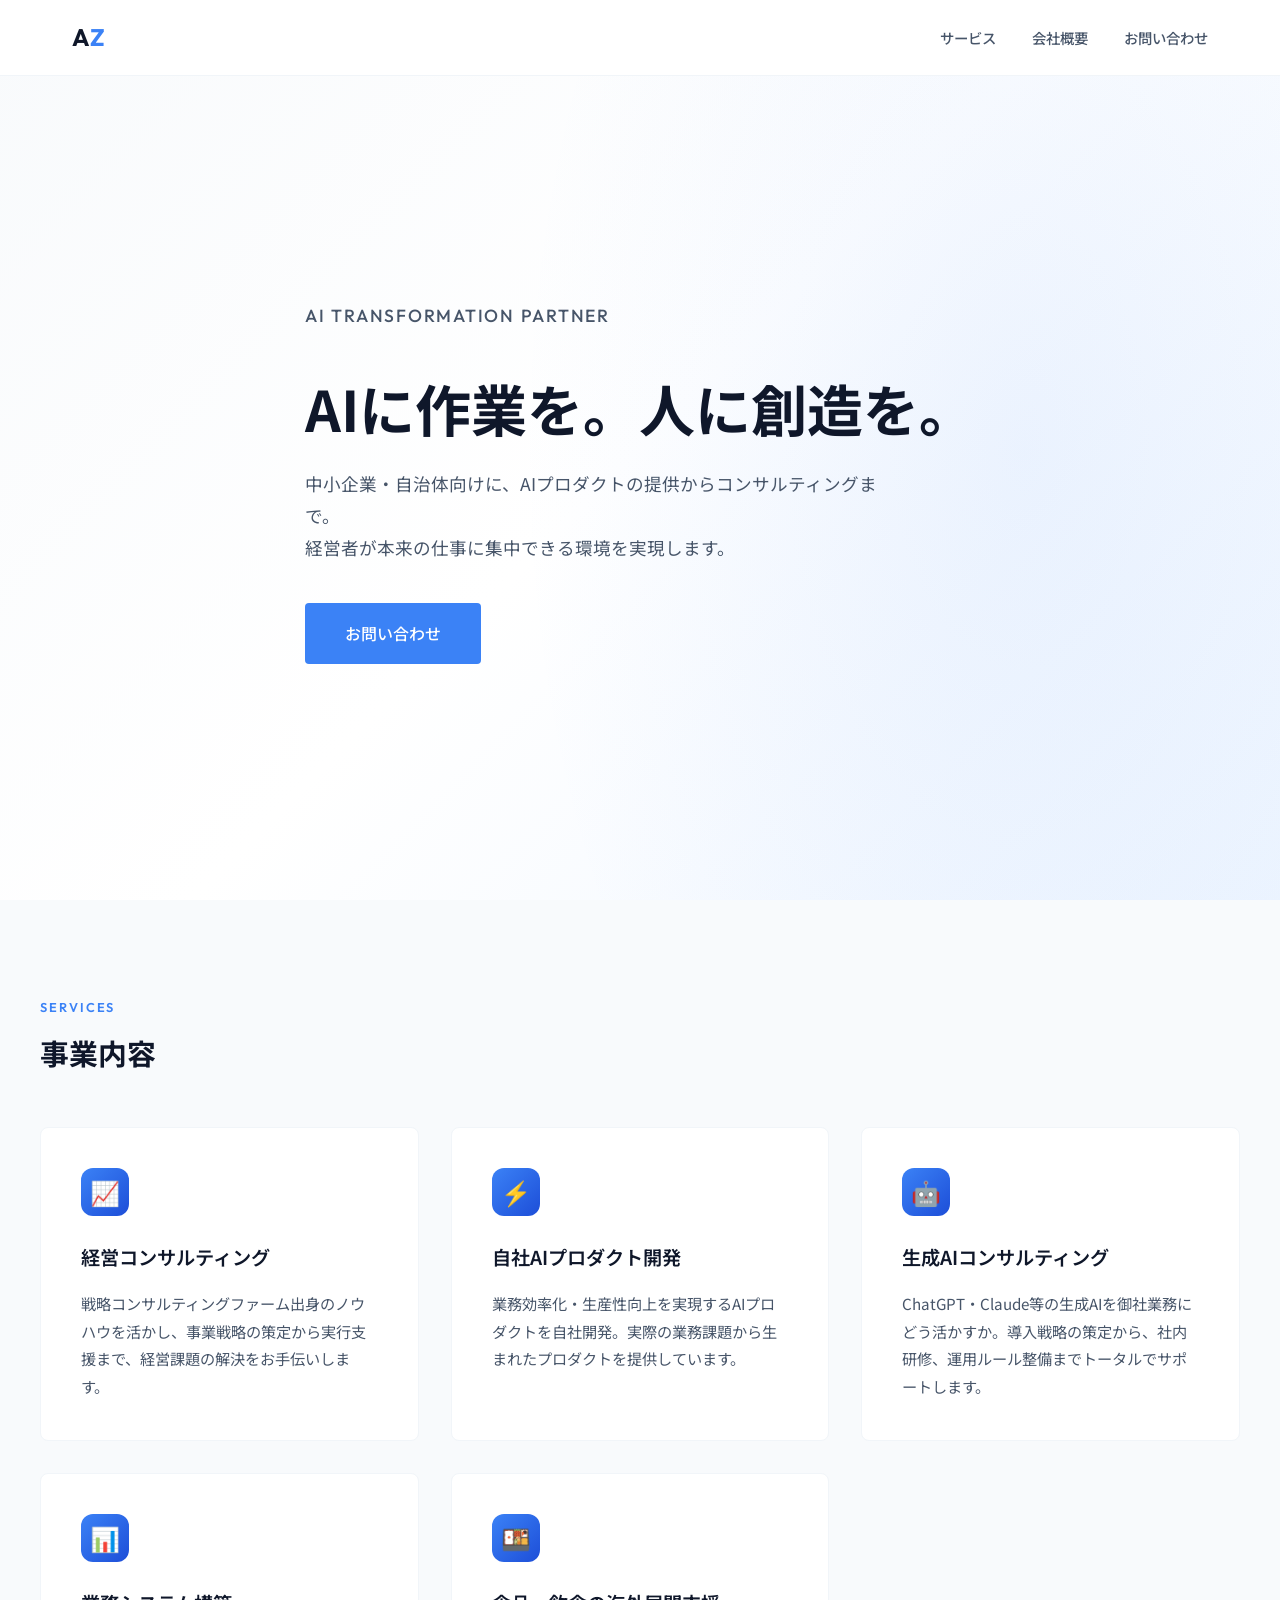
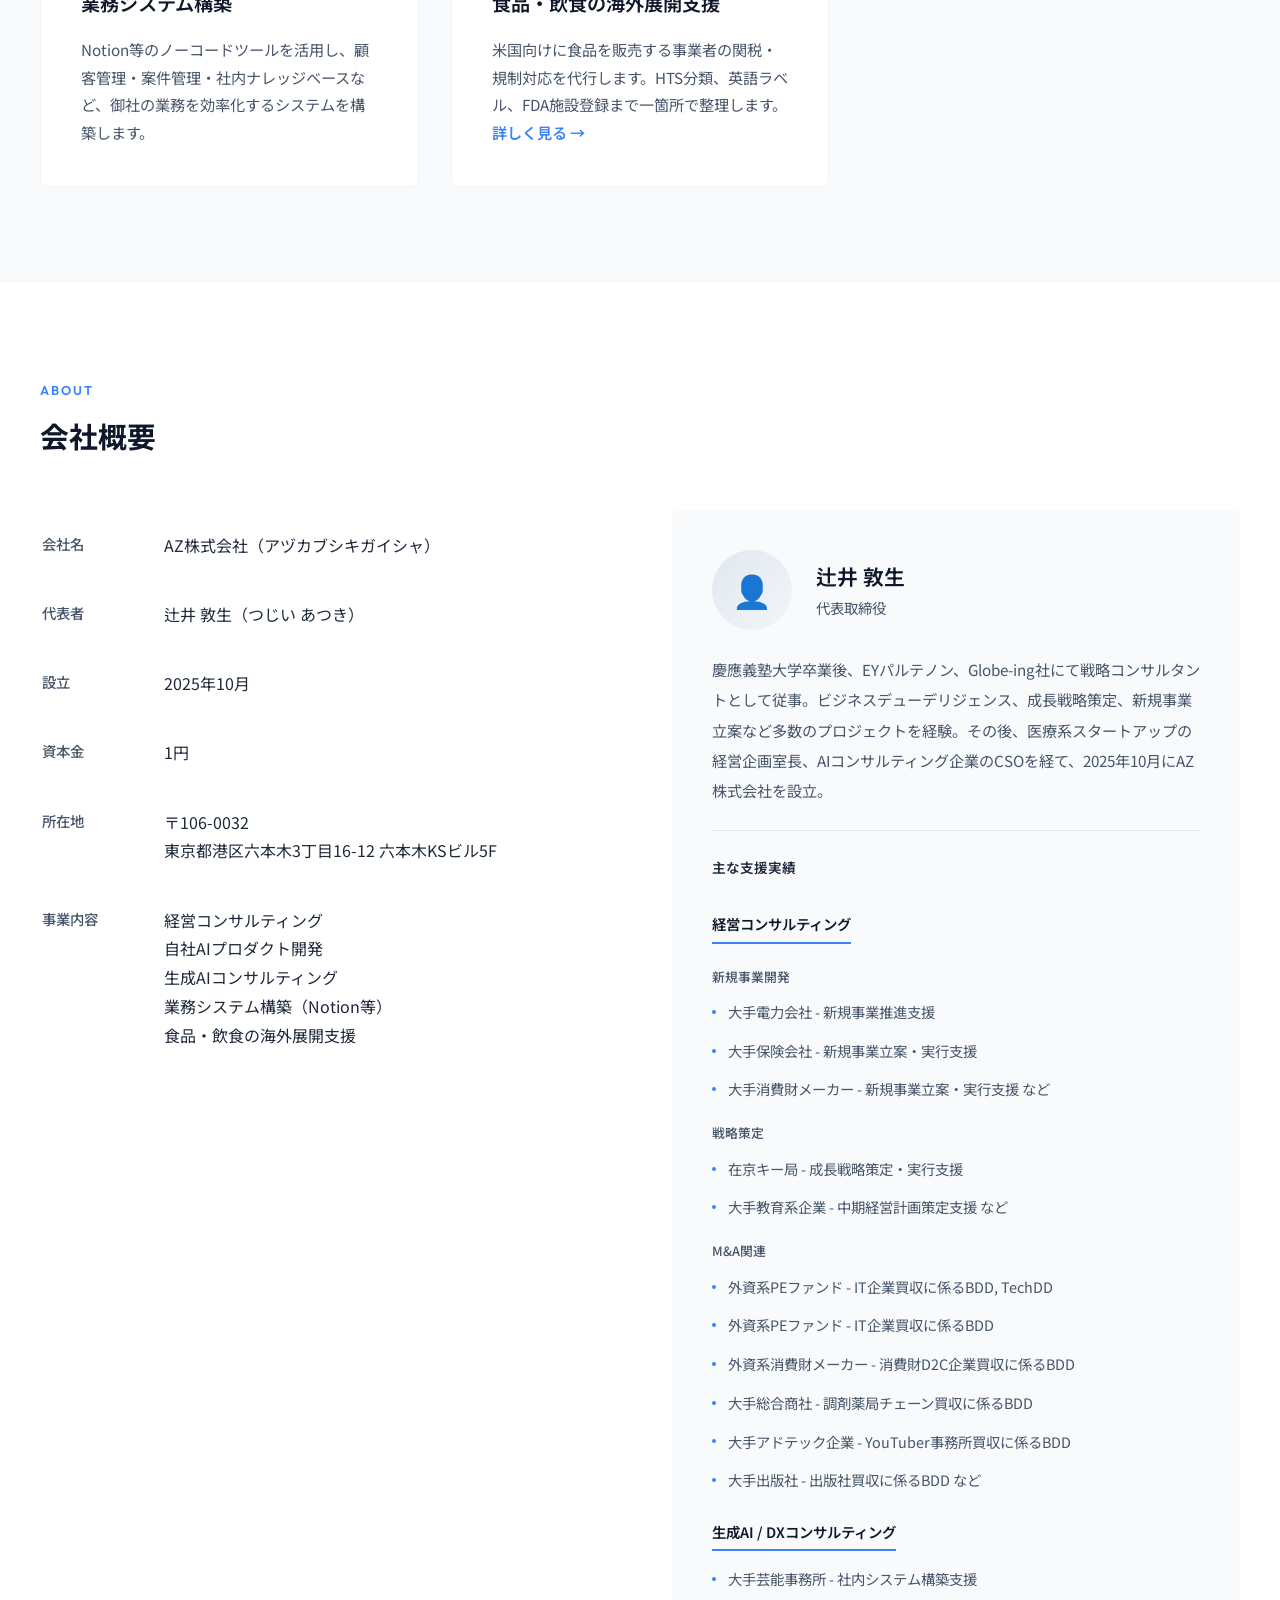
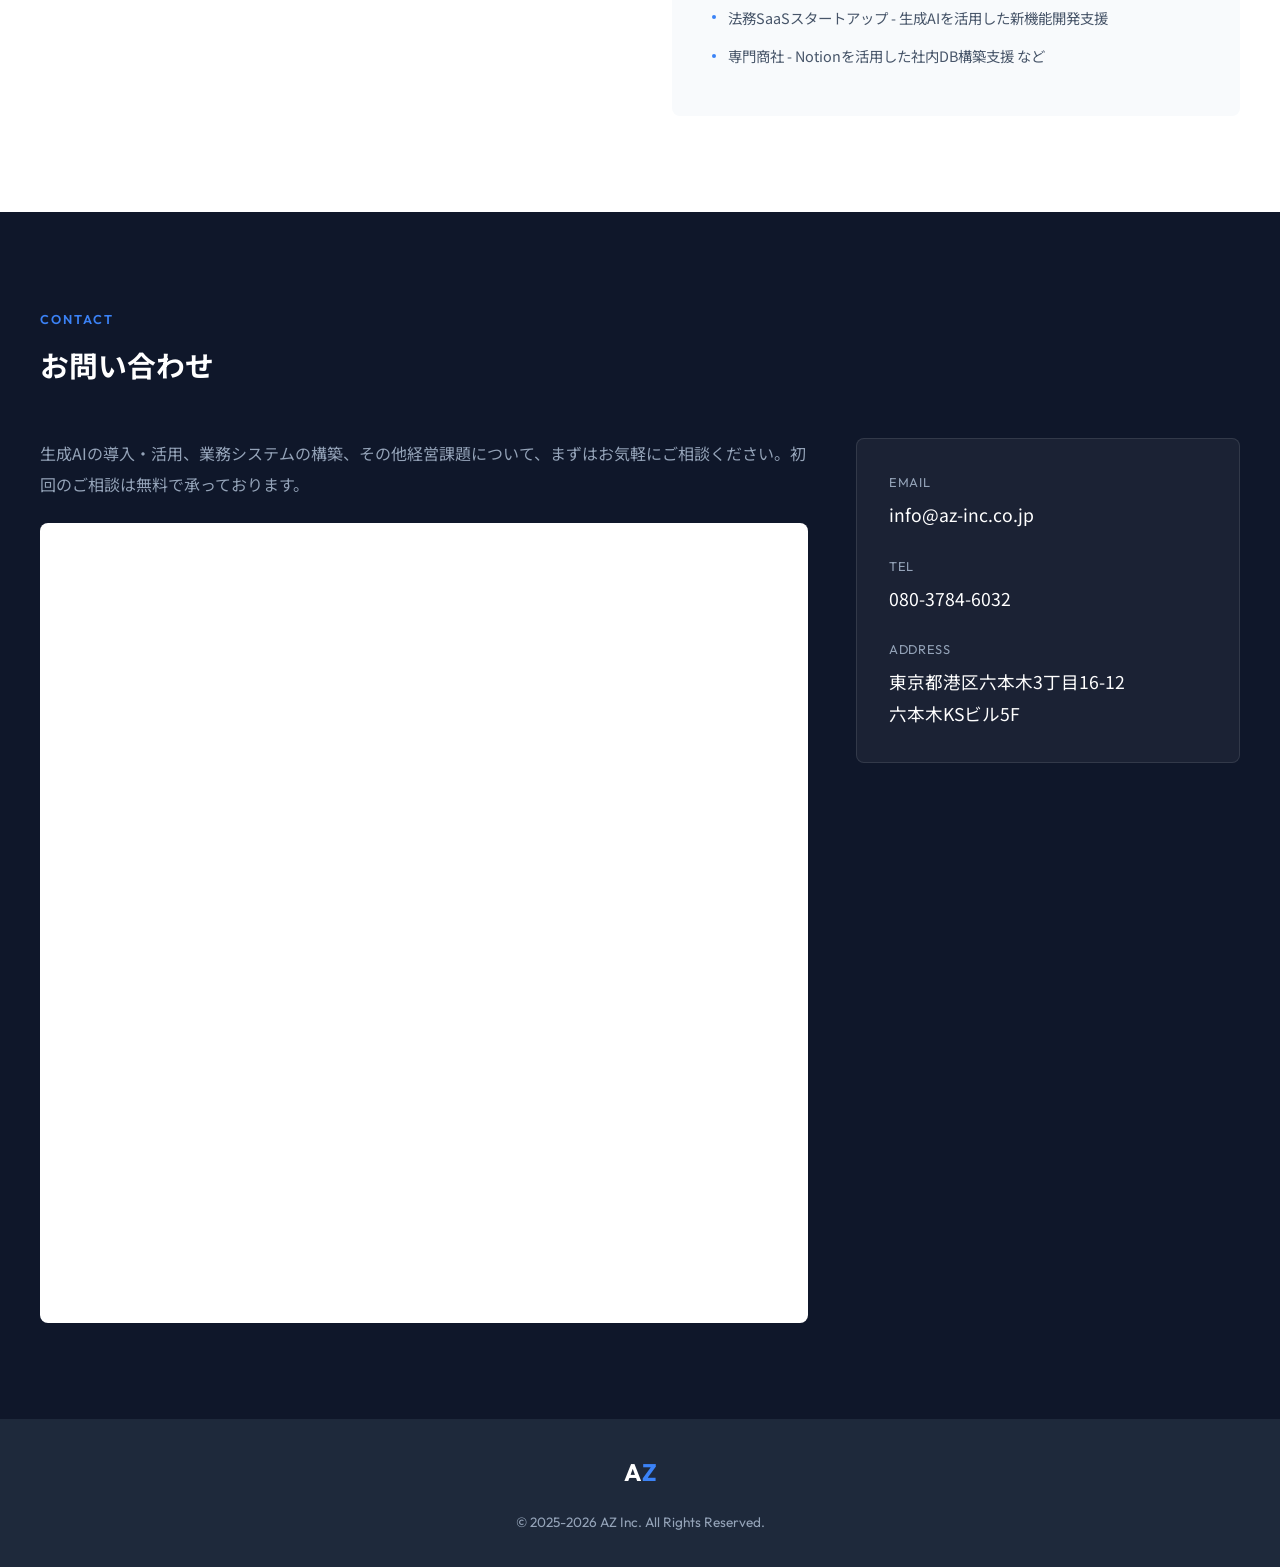
<file: index.html>
<!DOCTYPE html>
<html lang="ja">
<head>
    <meta charset="UTF-8">
    <meta name="viewport" content="width=device-width, initial-scale=1.0">
    <title>AZ株式会社 | 生成AI・DXコンサルティング</title>
    <link rel="preconnect" href="https://fonts.googleapis.com">
    <link rel="preconnect" href="https://fonts.gstatic.com" crossorigin>
    <link href="https://fonts.googleapis.com/css2?family=Noto+Sans+JP:wght@300;400;500;700&family=Outfit:wght@300;400;500;600;700&display=swap" rel="stylesheet">
    <style>
        :root {
            --primary: #0f172a;
            --accent: #3b82f6;
            --accent-dark: #1d4ed8;
            --gray-50: #f8fafc;
            --gray-100: #f1f5f9;
            --gray-200: #e2e8f0;
            --gray-400: #94a3b8;
            --gray-600: #475569;
            --gray-800: #1e293b;
            --white: #ffffff;
        }

        * {
            margin: 0;
            padding: 0;
            box-sizing: border-box;
        }

        html {
            scroll-behavior: smooth;
        }

        body {
            font-family: 'Noto Sans JP', sans-serif;
            color: var(--gray-800);
            line-height: 1.8;
            background: var(--white);
        }

        .font-en {
            font-family: 'Outfit', sans-serif;
        }

        /* Header */
        header {
            position: fixed;
            top: 0;
            left: 0;
            right: 0;
            background: rgba(255, 255, 255, 0.95);
            backdrop-filter: blur(10px);
            z-index: 100;
            border-bottom: 1px solid var(--gray-100);
        }

        .header-inner {
            max-width: 1200px;
            margin: 0 auto;
            padding: 1rem 2rem;
            display: flex;
            justify-content: space-between;
            align-items: center;
        }

        .logo {
            font-family: 'Outfit', sans-serif;
            font-size: 1.5rem;
            font-weight: 700;
            color: var(--primary);
            text-decoration: none;
            letter-spacing: -0.02em;
        }

        .logo span {
            color: var(--accent);
        }

        nav a {
            color: var(--gray-600);
            text-decoration: none;
            margin-left: 2rem;
            font-size: 0.9rem;
            font-weight: 500;
            transition: color 0.2s;
        }

        nav a:hover {
            color: var(--accent);
        }

        /* Hero */
        .hero {
            min-height: 100vh;
            display: flex;
            align-items: center;
            background: linear-gradient(135deg, var(--gray-50) 0%, var(--white) 50%, #eff6ff 100%);
            position: relative;
            overflow: hidden;
        }

        .hero::before {
            content: '';
            position: absolute;
            top: -50%;
            right: -20%;
            width: 80%;
            height: 200%;
            background: radial-gradient(ellipse at center, rgba(59, 130, 246, 0.08) 0%, transparent 70%);
            pointer-events: none;
        }

        .hero-inner {
            max-width: 1200px;
            margin: 0 auto;
            padding: 8rem 2rem 4rem;
            position: relative;
            z-index: 1;
        }

        .hero-label {
            font-family: 'Outfit', sans-serif;
            font-size: 0.85rem;
            font-weight: 500;
            color: var(--accent);
            letter-spacing: 0.1em;
            margin-bottom: 1.5rem;
        }

        .hero h1 {
            font-size: clamp(2rem, 5vw, 3.5rem);
            font-weight: 700;
            line-height: 1.3;
            color: var(--primary);
            margin-bottom: 1.5rem;
        }

        .hero p {
            font-size: 1.1rem;
            color: var(--gray-600);
            max-width: 600px;
            margin-bottom: 2.5rem;
        }

        .btn {
            display: inline-block;
            padding: 1rem 2.5rem;
            background: var(--accent);
            color: var(--white);
            text-decoration: none;
            border-radius: 4px;
            font-weight: 500;
            transition: all 0.3s;
        }

        .btn:hover {
            background: var(--accent-dark);
            transform: translateY(-2px);
            box-shadow: 0 10px 30px rgba(59, 130, 246, 0.3);
        }

        /* Section Common */
        section {
            padding: 6rem 2rem;
        }

        .section-inner {
            max-width: 1200px;
            margin: 0 auto;
        }

        .section-label {
            font-family: 'Outfit', sans-serif;
            font-size: 0.8rem;
            font-weight: 600;
            color: var(--accent);
            letter-spacing: 0.15em;
            margin-bottom: 0.5rem;
        }

        .section-title {
            font-size: 1.8rem;
            font-weight: 700;
            color: var(--primary);
            margin-bottom: 3rem;
        }

        /* Services */
        .services {
            background: var(--gray-50);
        }

        .service-grid {
            display: grid;
            grid-template-columns: repeat(auto-fit, minmax(280px, 1fr));
            gap: 2rem;
        }

        .service-card {
            background: var(--white);
            padding: 2.5rem;
            border-radius: 8px;
            border: 1px solid var(--gray-100);
            transition: all 0.3s;
        }

        .service-card:hover {
            transform: translateY(-4px);
            box-shadow: 0 20px 40px rgba(0, 0, 0, 0.08);
            border-color: var(--accent);
        }

        .service-icon {
            width: 48px;
            height: 48px;
            background: linear-gradient(135deg, var(--accent), var(--accent-dark));
            border-radius: 12px;
            display: flex;
            align-items: center;
            justify-content: center;
            margin-bottom: 1.5rem;
            font-size: 1.5rem;
        }

        .service-card h3 {
            font-size: 1.2rem;
            font-weight: 600;
            margin-bottom: 1rem;
            color: var(--primary);
        }

        .service-card p {
            font-size: 0.95rem;
            color: var(--gray-600);
            line-height: 1.8;
        }

        /* About / Profile */
        .about {
            background: var(--white);
        }

        .about-grid {
            display: grid;
            grid-template-columns: 1fr 1fr;
            gap: 4rem;
            align-items: start;
        }

        @media (max-width: 768px) {
            .about-grid {
                grid-template-columns: 1fr;
            }
        }

        .profile-card {
            background: var(--gray-50);
            padding: 2.5rem;
            border-radius: 8px;
        }

        .profile-header {
            display: flex;
            align-items: center;
            gap: 1.5rem;
            margin-bottom: 1.5rem;
        }

        .profile-avatar {
            width: 80px;
            height: 80px;
            background: linear-gradient(135deg, var(--gray-200), var(--gray-100));
            border-radius: 50%;
            display: flex;
            align-items: center;
            justify-content: center;
            font-size: 2rem;
            color: var(--gray-400);
        }

        .profile-name {
            font-size: 1.3rem;
            font-weight: 600;
            color: var(--primary);
        }

        .profile-title {
            font-size: 0.9rem;
            color: var(--gray-600);
        }

        .profile-bio {
            font-size: 0.95rem;
            color: var(--gray-600);
            line-height: 2;
        }

        .profile-projects {
            margin-top: 1.5rem;
            padding-top: 1.5rem;
            border-top: 1px solid var(--gray-200);
        }

        .profile-projects-title {
            font-size: 0.85rem;
            font-weight: 600;
            color: var(--gray-800);
            margin-bottom: 0.8rem;
        }

        .profile-projects-list {
            list-style: none;
            font-size: 0.9rem;
            color: var(--gray-600);
        }

        .profile-projects-list li {
            padding: 0.4rem 0;
            padding-left: 1rem;
            position: relative;
        }

        .profile-projects-list li::before {
            content: '';
            position: absolute;
            left: 0;
            top: 50%;
            transform: translateY(-50%);
            width: 4px;
            height: 4px;
            background: var(--accent);
            border-radius: 50%;
        }

        .profile-category {
            font-size: 0.9rem;
            font-weight: 600;
            color: var(--primary);
            margin-top: 1.2rem;
            margin-bottom: 0.5rem;
            padding-bottom: 0.3rem;
            border-bottom: 2px solid var(--accent);
            display: inline-block;
        }

        .profile-category:first-of-type {
            margin-top: 0;
        }

        .profile-subcategory {
            font-size: 0.8rem;
            font-weight: 500;
            color: var(--gray-600);
            margin-top: 0.8rem;
            margin-bottom: 0.3rem;
        }

        /* Company Info */
        .company-table {
            width: 100%;
        }

        .company-table tr {
            border-bottom: 1px solid var(--gray-100);
        }

        .company-table th,
        .company-table td {
            padding: 1.2rem 0;
            text-align: left;
            vertical-align: top;
        }

        .company-table th {
            width: 120px;
            font-weight: 500;
            color: var(--gray-600);
            font-size: 0.9rem;
        }

        .company-table td {
            color: var(--gray-800);
        }

        /* Contact */
        .contact {
            background: var(--primary);
            color: var(--white);
        }

        .contact .section-label {
            color: var(--accent);
        }

        .contact .section-title {
            color: var(--white);
        }

        .contact-content {
            display: grid;
            grid-template-columns: 2fr 1fr;
            gap: 3rem;
            align-items: start;
        }

        @media (max-width: 768px) {
            .contact-content {
                grid-template-columns: 1fr;
            }
        }

        .contact-text {
            color: var(--gray-400);
            font-size: 1rem;
            line-height: 1.9;
            margin-bottom: 1.5rem;
        }

        .contact-form {
            flex: 1;
        }

        .form-wrapper {
            background: var(--white);
            border-radius: 8px;
            overflow: hidden;
        }

        .form-wrapper iframe {
            display: block;
        }

        .contact-info {
            background: rgba(255, 255, 255, 0.05);
            padding: 2rem;
            border-radius: 8px;
            border: 1px solid rgba(255, 255, 255, 0.1);
        }

        .contact-item {
            margin-bottom: 1.5rem;
        }

        .contact-item:last-child {
            margin-bottom: 0;
        }

        .contact-item-label {
            font-size: 0.8rem;
            color: var(--gray-400);
            margin-bottom: 0.3rem;
            font-family: 'Outfit', sans-serif;
            letter-spacing: 0.05em;
        }

        .contact-item-value {
            font-size: 1.1rem;
            color: var(--white);
        }

        .contact-item-value a {
            color: var(--white);
            text-decoration: none;
            transition: color 0.2s;
        }

        .contact-item-value a:hover {
            color: var(--accent);
        }

        /* Footer */
        footer {
            background: var(--gray-800);
            color: var(--gray-400);
            padding: 2rem;
            text-align: center;
            font-size: 0.85rem;
        }

        footer .logo {
            color: var(--white);
            margin-bottom: 1rem;
            display: inline-block;
        }

        /* Responsive */
        @media (max-width: 768px) {
            .header-inner {
                padding: 1rem;
            }
            
            nav {
                display: none;
            }

            section {
                padding: 4rem 1.5rem;
            }

            .hero-inner {
                padding: 6rem 1.5rem 3rem;
            }
        }
    </style>
</head>
<body>
    <header>
        <div class="header-inner">
            <a href="#" class="logo">A<span>Z</span></a>
            <nav>
                <a href="#services">サービス</a>
                <a href="#about">会社概要</a>
                <a href="#contact">お問い合わせ</a>
            </nav>
        </div>
    </header>

    <section class="hero">
        <div class="hero-inner">
            <p class="hero-label font-en">AI TRANSFORMATION PARTNER</p>
            <h1>AIに作業を。人に創造を。</h1>
            <p>中小企業・自治体向けに、AIプロダクトの提供からコンサルティングまで。<br>経営者が本来の仕事に集中できる環境を実現します。</p>
            <a href="#contact" class="btn">お問い合わせ</a>
        </div>
    </section>

    <section class="services" id="services">
        <div class="section-inner">
            <p class="section-label font-en">SERVICES</p>
            <h2 class="section-title">事業内容</h2>
            <div class="service-grid">
                <div class="service-card">
                    <div class="service-icon">📈</div>
                    <h3>経営コンサルティング</h3>
                    <p>戦略コンサルティングファーム出身のノウハウを活かし、事業戦略の策定から実行支援まで、経営課題の解決をお手伝いします。</p>
                </div>
                <div class="service-card">
                    <div class="service-icon">⚡</div>
                    <h3>自社AIプロダクト開発</h3>
                    <p>業務効率化・生産性向上を実現するAIプロダクトを自社開発。実際の業務課題から生まれたプロダクトを提供しています。</p>
                </div>
                <div class="service-card">
                    <div class="service-icon">🤖</div>
                    <h3>生成AIコンサルティング</h3>
                    <p>ChatGPT・Claude等の生成AIを御社業務にどう活かすか。導入戦略の策定から、社内研修、運用ルール整備までトータルでサポートします。</p>
                </div>
                <div class="service-card">
                    <div class="service-icon">📊</div>
                    <h3>業務システム構築</h3>
                    <p>Notion等のノーコードツールを活用し、顧客管理・案件管理・社内ナレッジベースなど、御社の業務を効率化するシステムを構築します。</p>
                </div>
                <div class="service-card">
                    <div class="service-icon">🍱</div>
                    <h3>食品・飲食の海外展開支援</h3>
                    <p>米国向けに食品を販売する事業者の関税・規制対応を代行します。HTS分類、英語ラベル、FDA施設登録まで一箇所で整理します。<br><a href="/food-export/" style="color: var(--accent); text-decoration: none; font-weight: 600;">詳しく見る →</a></p>
                </div>
            </div>
        </div>
    </section>

    <section class="about" id="about">
        <div class="section-inner">
            <p class="section-label font-en">ABOUT</p>
            <h2 class="section-title">会社概要</h2>
            <div class="about-grid">
                <div>
                    <table class="company-table">
                        <tr>
                            <th>会社名</th>
                            <td>AZ株式会社（アヅカブシキガイシャ）</td>
                        </tr>
                        <tr>
                            <th>代表者</th>
                            <td>辻井 敦生（つじい あつき）</td>
                        </tr>
                        <tr>
                            <th>設立</th>
                            <td>2025年10月</td>
                        </tr>
                        <tr>
                            <th>資本金</th>
                            <td>1円</td>
                        </tr>
                        <tr>
                            <th>所在地</th>
                            <td>〒106-0032<br>東京都港区六本木3丁目16-12 六本木KSビル5F</td>
                        </tr>
                        <tr>
                            <th>事業内容</th>
                            <td>
                                経営コンサルティング<br>
                                自社AIプロダクト開発<br>
                                生成AIコンサルティング<br>
                                業務システム構築（Notion等）<br>
                                食品・飲食の海外展開支援
                            </td>
                        </tr>
                    </table>
                </div>
                <div class="profile-card">
                    <div class="profile-header">
                        <div class="profile-avatar">👤</div>
                        <div>
                            <p class="profile-name">辻井 敦生</p>
                            <p class="profile-title">代表取締役</p>
                        </div>
                    </div>
                    <p class="profile-bio">
                        慶應義塾大学卒業後、EYパルテノン、Globe-ing社にて戦略コンサルタントとして従事。ビジネスデューデリジェンス、成長戦略策定、新規事業立案など多数のプロジェクトを経験。その後、医療系スタートアップの経営企画室長、AIコンサルティング企業のCSOを経て、2025年10月にAZ株式会社を設立。
                    </p>
                    <div class="profile-projects">
                        <p class="profile-projects-title">主な支援実績</p>
                        
                        <p class="profile-category">経営コンサルティング</p>
                        <p class="profile-subcategory">新規事業開発</p>
                        <ul class="profile-projects-list">
                            <li>大手電力会社 - 新規事業推進支援</li>
                            <li>大手保険会社 - 新規事業立案・実行支援</li>
                            <li>大手消費財メーカー - 新規事業立案・実行支援 など</li>
                        </ul>
                        <p class="profile-subcategory">戦略策定</p>
                        <ul class="profile-projects-list">
                            <li>在京キー局 - 成長戦略策定・実行支援</li>
                            <li>大手教育系企業 - 中期経営計画策定支援 など</li>
                        </ul>
                        <p class="profile-subcategory">M&A関連</p>
                        <ul class="profile-projects-list">
                            <li>外資系PEファンド - IT企業買収に係るBDD, TechDD</li>
                            <li>外資系PEファンド - IT企業買収に係るBDD</li>
                            <li>外資系消費財メーカー - 消費財D2C企業買収に係るBDD</li>
                            <li>大手総合商社 - 調剤薬局チェーン買収に係るBDD</li>
                            <li>大手アドテック企業 - YouTuber事務所買収に係るBDD</li>
                            <li>大手出版社 - 出版社買収に係るBDD など</li>
                        </ul>

                        <p class="profile-category">生成AI / DXコンサルティング</p>
                        <ul class="profile-projects-list">
                            <li>大手芸能事務所 - 社内システム構築支援</li>
                            <li>法務SaaSスタートアップ - 生成AIを活用した新機能開発支援</li>
                            <li>専門商社 - Notionを活用した社内DB構築支援 など</li>
                        </ul>
                    </div>
                </div>
            </div>
        </div>
    </section>

    <section class="contact" id="contact">
        <div class="section-inner">
            <p class="section-label font-en">CONTACT</p>
            <h2 class="section-title">お問い合わせ</h2>
            <div class="contact-content">
                <div class="contact-form">
                    <p class="contact-text">
                        生成AIの導入・活用、業務システムの構築、その他経営課題について、まずはお気軽にご相談ください。初回のご相談は無料で承っております。
                    </p>
                    <div class="form-wrapper">
                        <iframe src="https://docs.google.com/forms/d/e/1FAIpQLSfUofbdLLZDZgBiQQtVdAkM9zZP24ZBlGpSstjTk3eaFVaCuw/viewform?embedded=true" width="100%" height="800" frameborder="0" marginheight="0" marginwidth="0">読み込んでいます…</iframe>
                    </div>
                </div>
                <div class="contact-info">
                    <div class="contact-item">
                        <p class="contact-item-label font-en">EMAIL</p>
                        <p class="contact-item-value"><a href="mailto:info@az-inc.co.jp">info@az-inc.co.jp</a></p>
                    </div>
                    <div class="contact-item">
                        <p class="contact-item-label font-en">TEL</p>
                        <p class="contact-item-value"><a href="tel:08037846032">080-3784-6032</a></p>
                    </div>
                    <div class="contact-item">
                        <p class="contact-item-label font-en">ADDRESS</p>
                        <p class="contact-item-value">東京都港区六本木3丁目16-12<br>六本木KSビル5F</p>
                    </div>
                </div>
            </div>
        </div>
    </section>

    <footer>
        <a href="#" class="logo">A<span>Z</span></a>
        <p class="font-en">&copy; 2025-2026 AZ Inc. All Rights Reserved.</p>
    </footer>
</body>
</html>
</file>
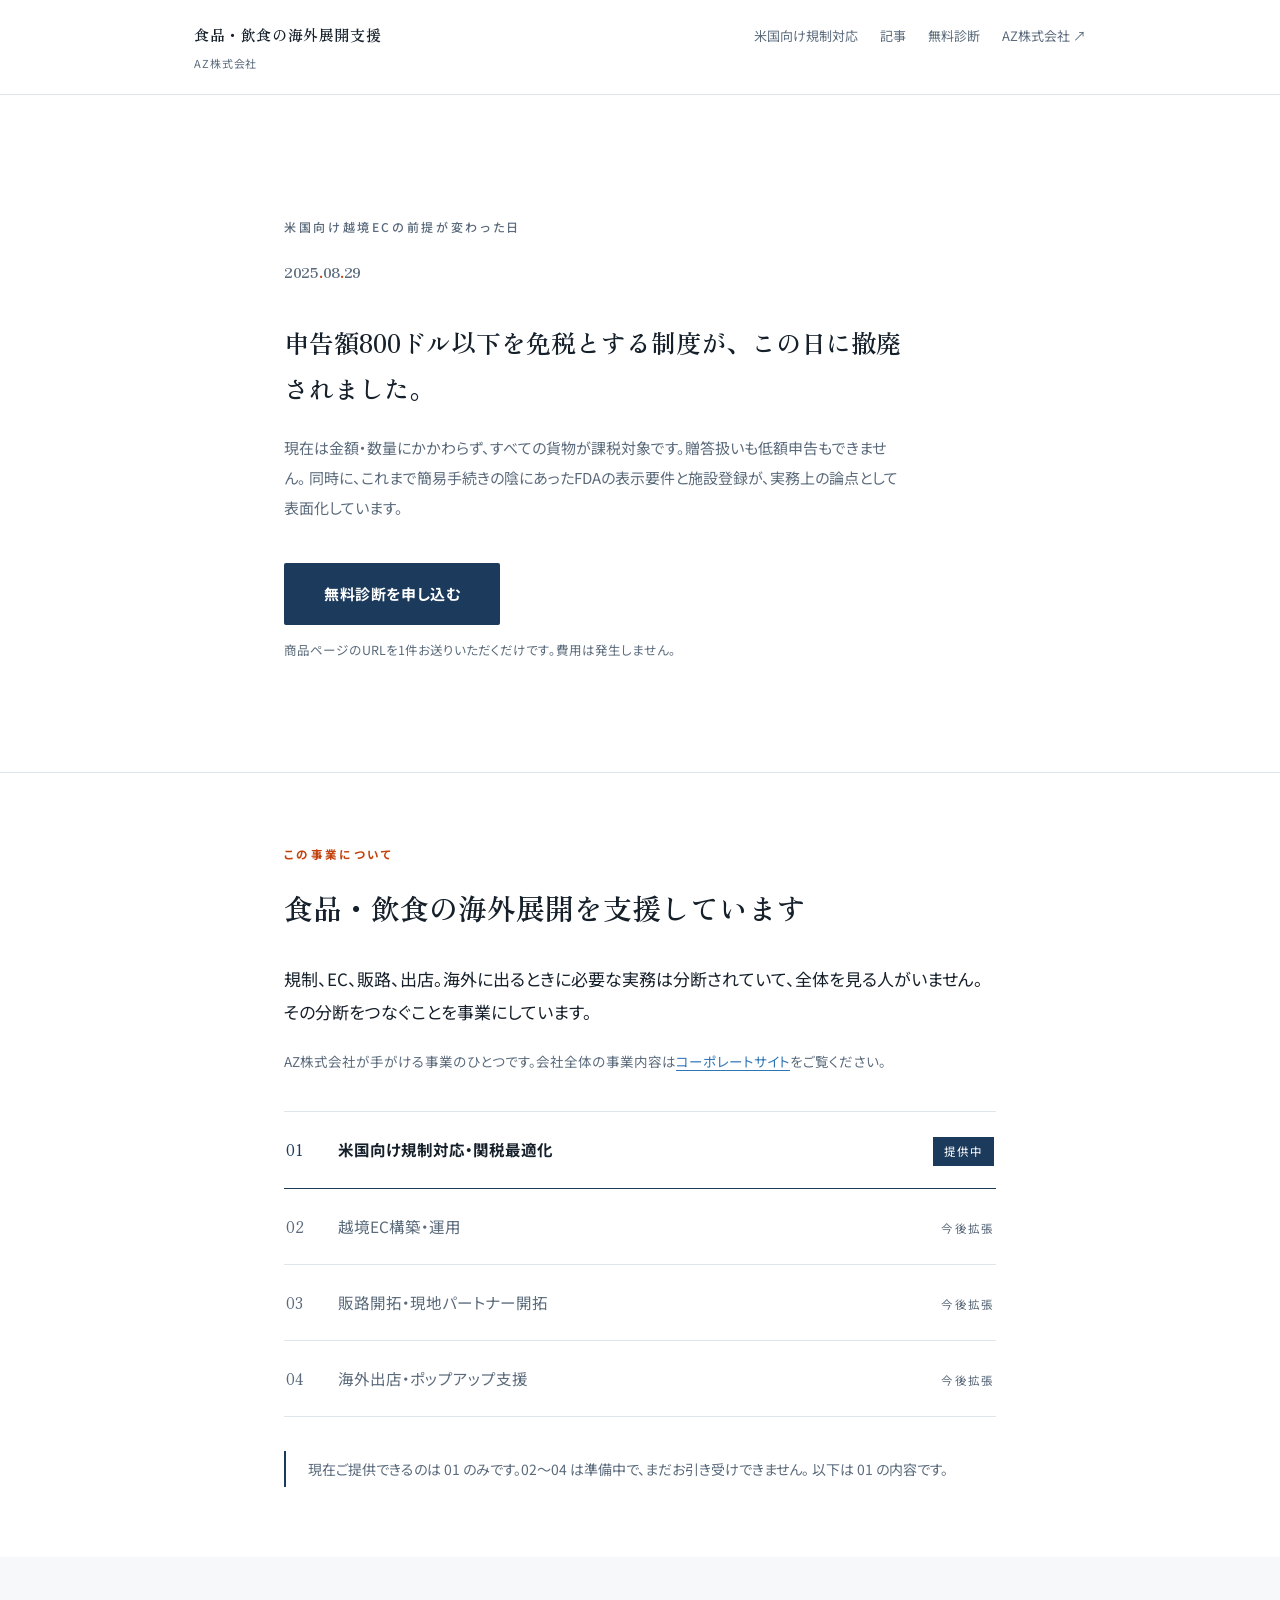
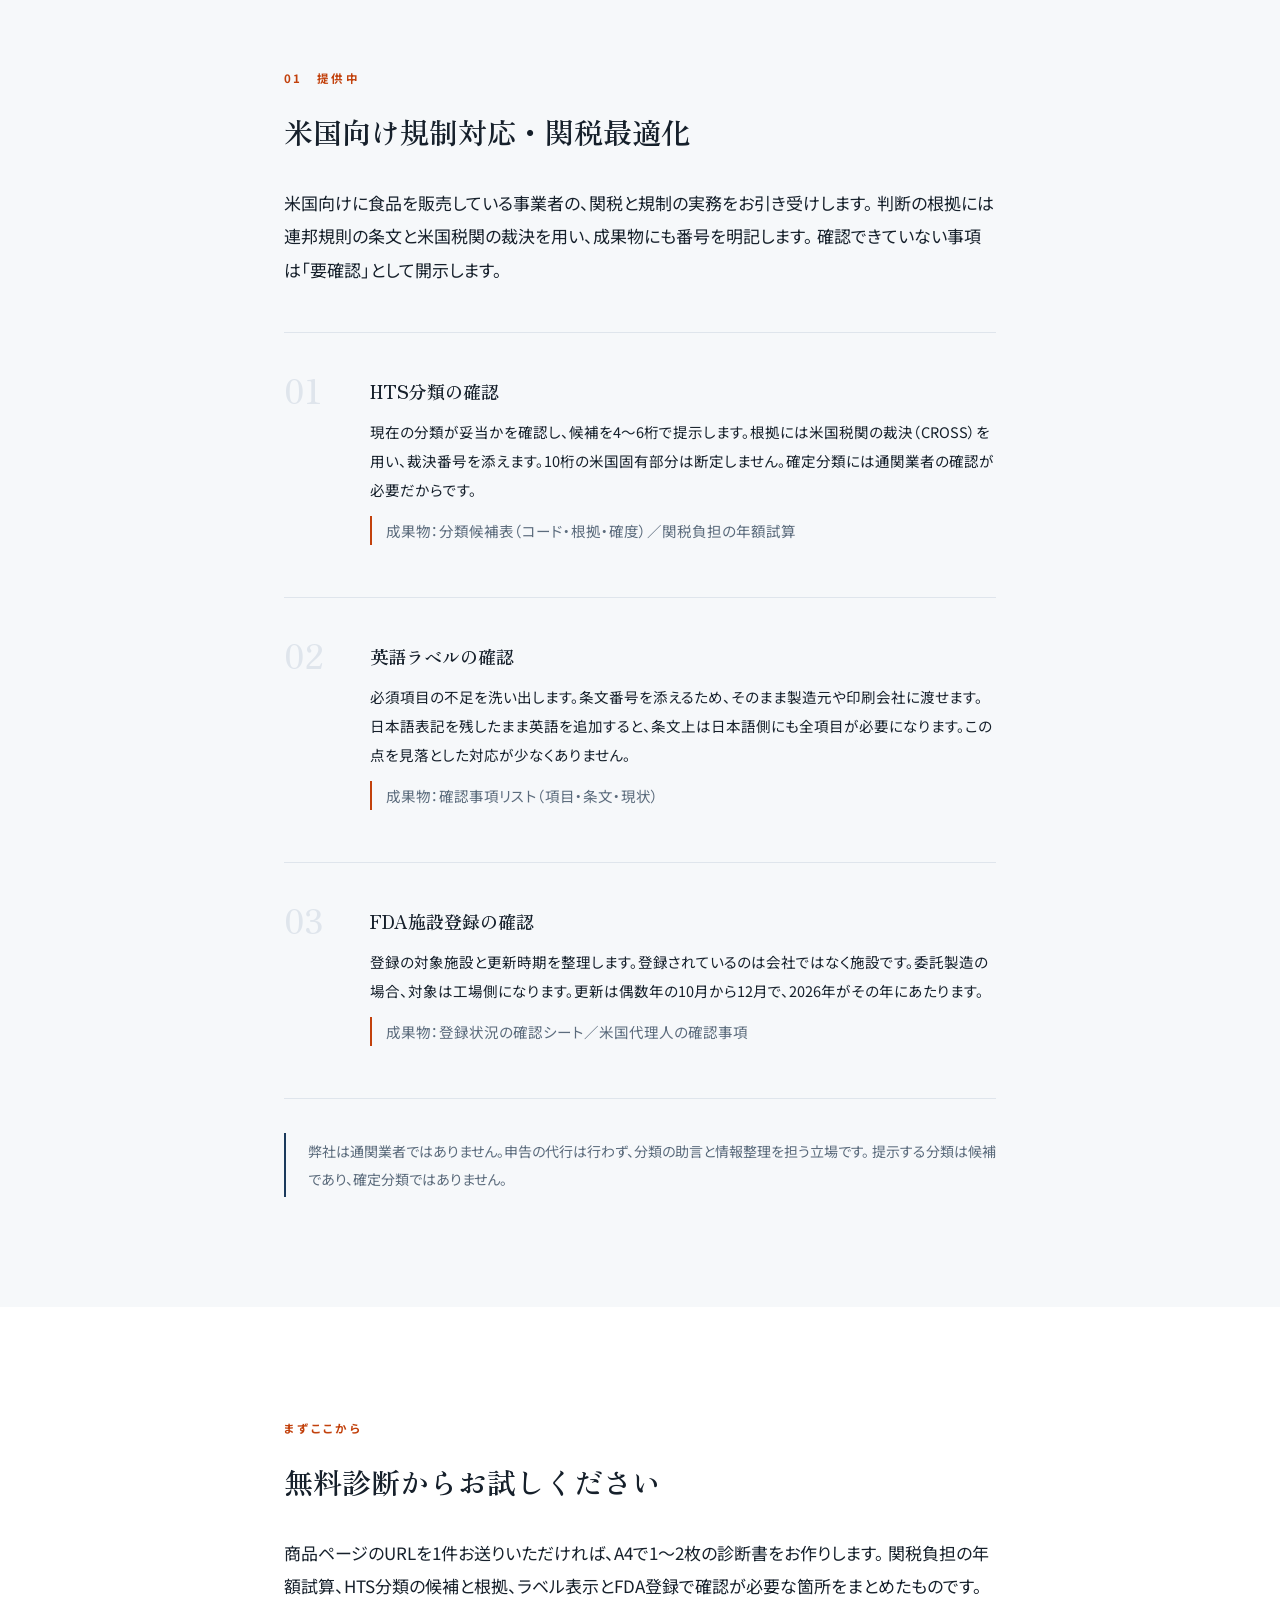
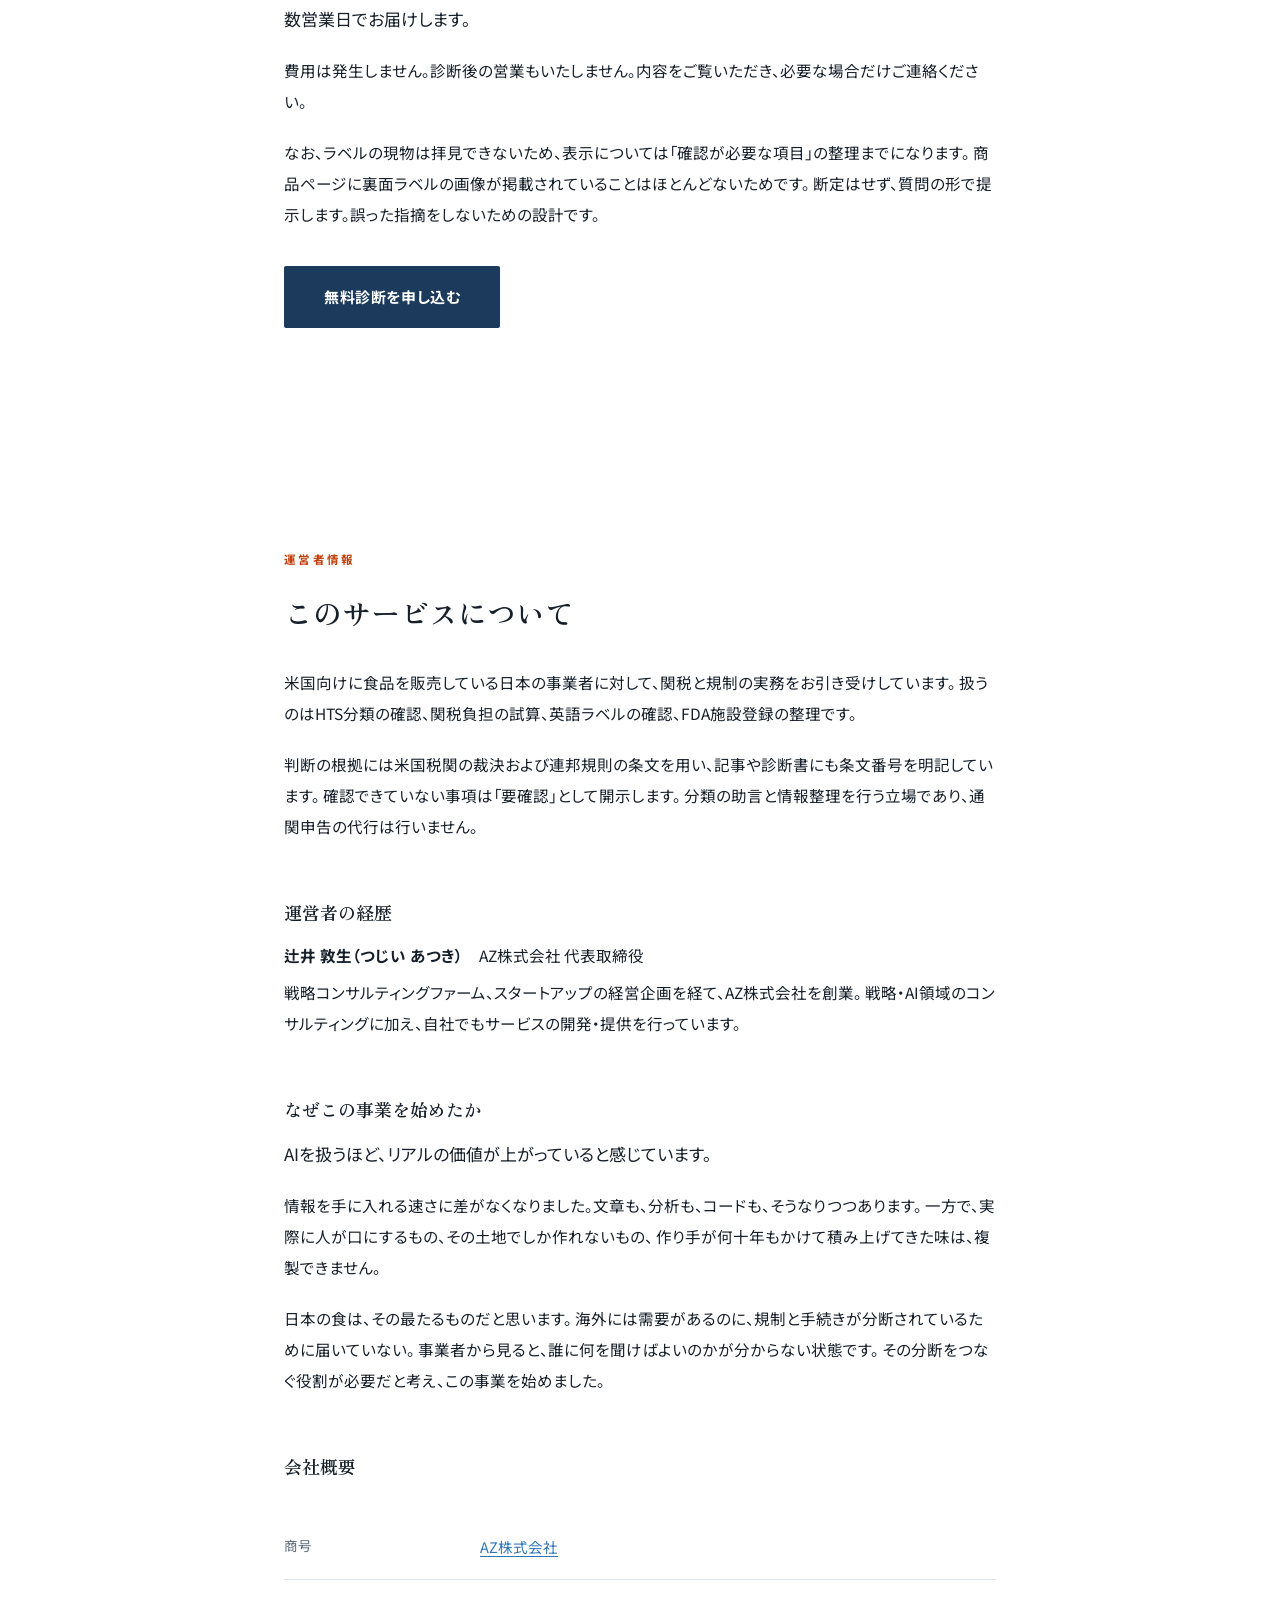
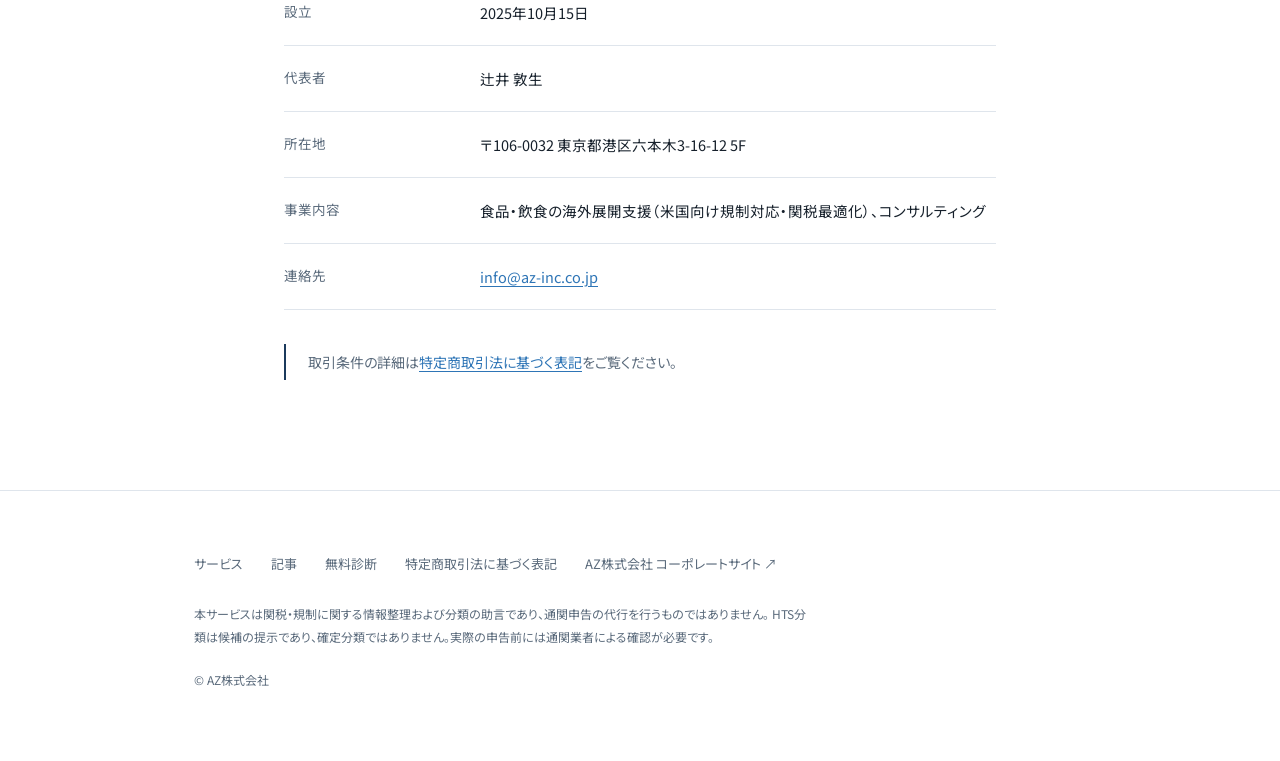
<file: food-export/index.html>
<!DOCTYPE html><html lang="ja"><head><meta charset="UTF-8"><meta name="viewport" content="width=device-width,initial-scale=1"><title>食品・飲食の海外展開支援｜AZ株式会社</title><meta name="description" content="米国向けに食品を販売する事業者の関税・規制対応を代行します。HTS分類の確認、英語ラベル、FDA施設登録。デミニミス廃止後の実務を、条文と裁決を根拠に整理します。無料診断を実施中です。"><link rel="canonical" href="https://az-inc.co.jp/food-export/"><meta property="og:type" content="website"><meta property="og:title" content="食品・飲食の海外展開支援｜AZ株式会社"><meta property="og:description" content="米国向けに食品を販売する事業者の関税・規制対応を代行します。HTS分類の確認、英語ラベル、FDA施設登録。デミニミス廃止後の実務を、条文と裁決を根拠に整理します。無料診断を実施中です。"><meta property="og:url" content="https://az-inc.co.jp/food-export/"><meta property="og:site_name" content="AZ株式会社 食品・飲食の海外展開支援"><meta property="og:locale" content="ja_JP"><meta name="twitter:card" content="summary"><link rel="preconnect" href="https://fonts.googleapis.com"><link rel="preconnect" href="https://fonts.gstatic.com" crossorigin><link href="https://fonts.googleapis.com/css2?family=Noto+Sans+JP:wght@400;500;700&family=Zen+Old+Mincho:wght@400;600;900&display=swap" rel="stylesheet"><link rel="stylesheet" href="/food-export/_astro/Base.DsiiXbYu.css"></head><body><header class="site"><div class="wide"><a class="brand" href="/food-export/">食品・飲食の海外展開支援<small>AZ株式会社</small></a><nav><a href="/food-export/#us">米国向け規制対応</a><a href="/food-export/articles/">記事</a><a href="/food-export/diagnosis/">無料診断</a><a href="https://az-inc.co.jp/">AZ株式会社 ↗</a></nav></div></header><div class="date-hero"><div class="wrap"><p class="kicker">米国向け越境ECの前提が変わった日</p><p class="bigdate">2025<span class="dot">.</span>08<span class="dot">.</span>29</p><p class="lede">申告額800ドル以下を免税とする制度が、この日に撤廃されました。</p><p>現在は金額・数量にかかわらず、すべての貨物が課税対象です。贈答扱いも低額申告もできません。 同時に、これまで簡易手続きの陰にあったFDAの表示要件と施設登録が、実務上の論点として表面化しています。</p><a class="btn" href="/food-export/diagnosis/">無料診断を申し込む</a><span class="btn-note">商品ページのURLを1件お送りいただくだけです。費用は発生しません。</span></div></div><section class="tight"><div class="wrap"><p class="eyebrow">この事業について</p><h2>食品・飲食の海外展開を支援しています</h2><p class="lead">規制、EC、販路、出店。海外に出るときに必要な実務は分断されていて、全体を見る人がいません。 その分断をつなぐことを事業にしています。</p><p style="font-size:13.5px;color:var(--sub)">AZ株式会社が手がける事業のひとつです。会社全体の事業内容は<a href="https://az-inc.co.jp/">コーポレートサイト</a>をご覧ください。</p><div class="umbrella"><div class="row on"><span class="no">01</span><span class="nm">米国向け規制対応・関税最適化</span><span class="st">提供中</span></div><div class="row off"><span class="no">02</span><span class="nm">越境EC構築・運用</span><span class="st">今後拡張</span></div><div class="row off"><span class="no">03</span><span class="nm">販路開拓・現地パートナー開拓</span><span class="st">今後拡張</span></div><div class="row off"><span class="no">04</span><span class="nm">海外出店・ポップアップ支援</span><span class="st">今後拡張</span></div></div><p class="aside">現在ご提供できるのは 01 のみです。02〜04 は準備中で、まだお引き受けできません。 以下は 01 の内容です。</p></div></section><section class="tint" id="us"><div class="wrap"><p class="eyebrow">01　提供中</p><h2>米国向け規制対応・関税最適化</h2><p class="lead">米国向けに食品を販売している事業者の、関税と規制の実務をお引き受けします。 判断の根拠には連邦規則の条文と米国税関の裁決を用い、成果物にも番号を明記します。 確認できていない事項は「要確認」として開示します。</p><div class="work"><div class="item"><div class="num">01</div><div class="body"><h3>HTS分類の確認</h3><p>現在の分類が妥当かを確認し、候補を4〜6桁で提示します。根拠には米国税関の裁決（CROSS）を用い、裁決番号を添えます。10桁の米国固有部分は断定しません。確定分類には通関業者の確認が必要だからです。</p><p class="out">成果物：分類候補表（コード・根拠・確度）／関税負担の年額試算</p></div></div><div class="item"><div class="num">02</div><div class="body"><h3>英語ラベルの確認</h3><p>必須項目の不足を洗い出します。条文番号を添えるため、そのまま製造元や印刷会社に渡せます。日本語表記を残したまま英語を追加すると、条文上は日本語側にも全項目が必要になります。この点を見落とした対応が少なくありません。</p><p class="out">成果物：確認事項リスト（項目・条文・現状）</p></div></div><div class="item"><div class="num">03</div><div class="body"><h3>FDA施設登録の確認</h3><p>登録の対象施設と更新時期を整理します。登録されているのは会社ではなく施設です。委託製造の場合、対象は工場側になります。更新は偶数年の10月から12月で、2026年がその年にあたります。</p><p class="out">成果物：登録状況の確認シート／米国代理人の確認事項</p></div></div></div><p class="aside">弊社は通関業者ではありません。申告の代行は行わず、分類の助言と情報整理を担う立場です。 提示する分類は候補であり、確定分類ではありません。</p></div></section><section><div class="wrap"><p class="eyebrow">まずここから</p><h2>無料診断からお試しください</h2><p class="lead">商品ページのURLを1件お送りいただければ、A4で1〜2枚の診断書をお作りします。 関税負担の年額試算、HTS分類の候補と根拠、ラベル表示とFDA登録で確認が必要な箇所をまとめたものです。 数営業日でお届けします。</p><p>費用は発生しません。診断後の営業もいたしません。内容をご覧いただき、必要な場合だけご連絡ください。</p><p>なお、ラベルの現物は拝見できないため、表示については「確認が必要な項目」の整理までになります。 商品ページに裏面ラベルの画像が掲載されていることはほとんどないためです。 断定はせず、質問の形で提示します。誤った指摘をしないための設計です。</p><p style="margin-top:36px"><a class="btn" href="/food-export/diagnosis/">無料診断を申し込む</a></p></div></section><section id="about"><div class="wrap"><p class="eyebrow">運営者情報</p><h2>このサービスについて</h2><p>米国向けに食品を販売している日本の事業者に対して、関税と規制の実務をお引き受けしています。 扱うのはHTS分類の確認、関税負担の試算、英語ラベルの確認、FDA施設登録の整理です。</p><p>判断の根拠には米国税関の裁決および連邦規則の条文を用い、記事や診断書にも条文番号を明記しています。 確認できていない事項は「要確認」として開示します。 分類の助言と情報整理を行う立場であり、通関申告の代行は行いません。</p><h3 style="margin-top:52px">運営者の経歴</h3><p style="margin-bottom:6px"><strong>辻井 敦生（つじい あつき）</strong>　AZ株式会社 代表取締役</p><p>戦略コンサルティングファーム、スタートアップの経営企画を経て、AZ株式会社を創業。 戦略・AI領域のコンサルティングに加え、自社でもサービスの開発・提供を行っています。</p><h3 style="margin-top:52px">なぜこの事業を始めたか</h3><p class="lead">AIを扱うほど、リアルの価値が上がっていると感じています。</p><p>情報を手に入れる速さに差がなくなりました。文章も、分析も、コードも、そうなりつつあります。 一方で、実際に人が口にするもの、その土地でしか作れないもの、 作り手が何十年もかけて積み上げてきた味は、複製できません。</p><p>日本の食は、その最たるものだと思います。 海外には需要があるのに、規制と手続きが分断されているために届いていない。 事業者から見ると、誰に何を聞けばよいのかが分からない状態です。 その分断をつなぐ役割が必要だと考え、この事業を始めました。</p><h3 style="margin-top:52px">会社概要</h3><dl class="spec"><div><dt>商号</dt><dd><a href="https://az-inc.co.jp/">AZ株式会社</a></dd></div><div><dt>設立</dt><dd>2025年10月15日</dd></div><div><dt>代表者</dt><dd>辻井 敦生</dd></div><div><dt>所在地</dt><dd>〒106-0032 東京都港区六本木3-16-12 5F</dd></div><div><dt>事業内容</dt><dd>食品・飲食の海外展開支援（米国向け規制対応・関税最適化）、コンサルティング</dd></div><div><dt>連絡先</dt><dd><a href="mailto:info@az-inc.co.jp">info@az-inc.co.jp</a></dd></div></dl><p class="aside">取引条件の詳細は<a href="/food-export/legal/">特定商取引法に基づく表記</a>をご覧ください。</p></div></section><footer class="site"><div class="wide"><div class="cols"><a href="/food-export/">サービス</a><a href="/food-export/articles/">記事</a><a href="/food-export/diagnosis/">無料診断</a><a href="/food-export/legal/">特定商取引法に基づく表記</a><a href="https://az-inc.co.jp/">AZ株式会社 コーポレートサイト ↗</a></div><p class="fine">本サービスは関税・規制に関する情報整理および分類の助言であり、通関申告の代行を行うものではありません。 HTS分類は候補の提示であり、確定分類ではありません。実際の申告前には通関業者による確認が必要です。</p><p class="fine" style="margin-top:14px">© AZ株式会社</p></div></footer></body></html>
</file>
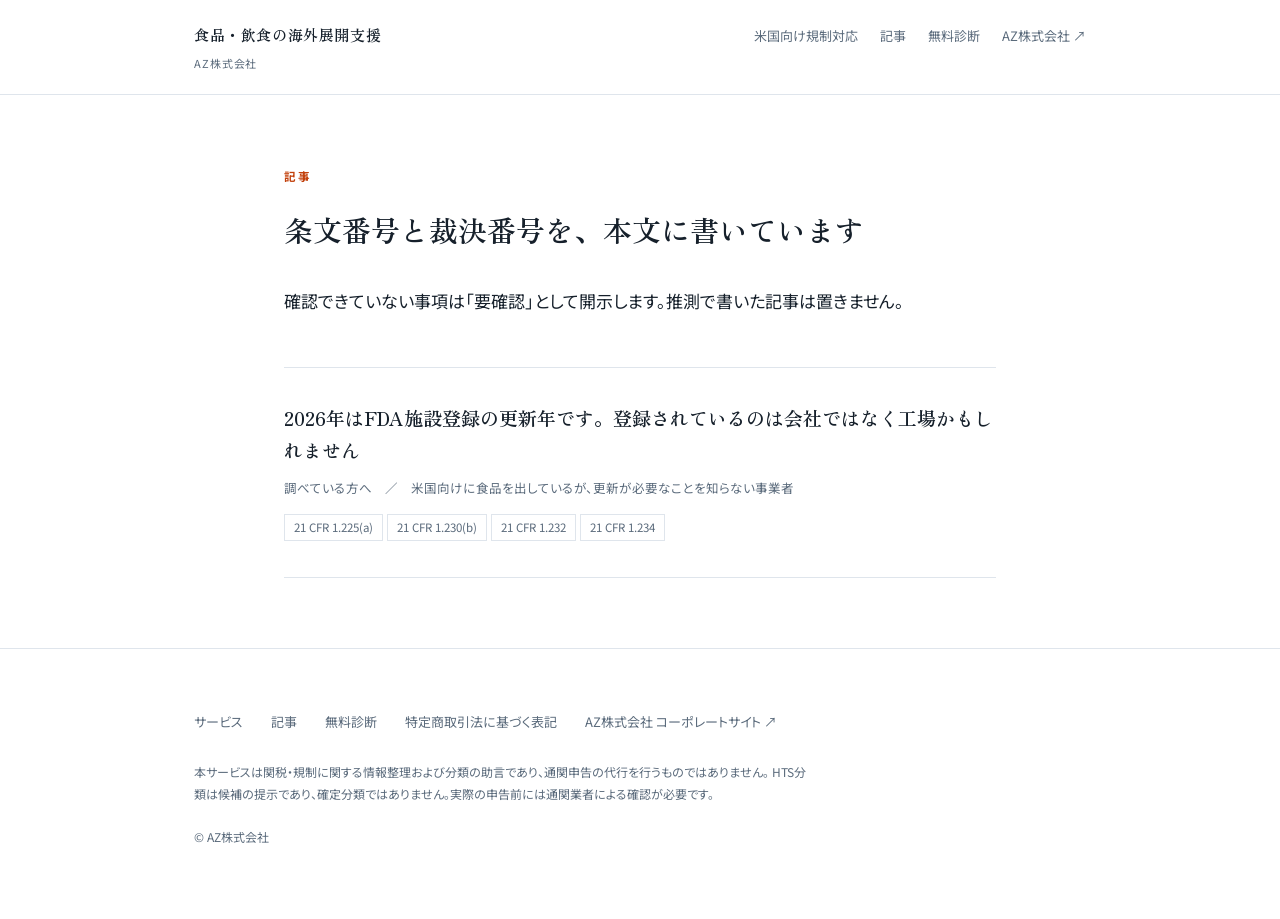
<file: food-export/articles/index.html>
<!DOCTYPE html><html lang="ja"><head><meta charset="UTF-8"><meta name="viewport" content="width=device-width,initial-scale=1"><title>記事｜AZ株式会社</title><meta name="description" content="米国向け越境ECの関税・HTS分類・英語ラベル・FDA施設登録について、連邦規則の条文と米国税関の裁決を根拠に整理しています。"><link rel="canonical" href="https://az-inc.co.jp/food-export/articles/"><meta property="og:type" content="website"><meta property="og:title" content="記事｜AZ株式会社"><meta property="og:description" content="米国向け越境ECの関税・HTS分類・英語ラベル・FDA施設登録について、連邦規則の条文と米国税関の裁決を根拠に整理しています。"><meta property="og:url" content="https://az-inc.co.jp/food-export/articles/"><meta property="og:site_name" content="AZ株式会社 食品・飲食の海外展開支援"><meta property="og:locale" content="ja_JP"><meta name="twitter:card" content="summary"><link rel="preconnect" href="https://fonts.googleapis.com"><link rel="preconnect" href="https://fonts.gstatic.com" crossorigin><link href="https://fonts.googleapis.com/css2?family=Noto+Sans+JP:wght@400;500;700&family=Zen+Old+Mincho:wght@400;600;900&display=swap" rel="stylesheet"><link rel="stylesheet" href="/food-export/_astro/Base.DsiiXbYu.css"></head><body><header class="site"><div class="wide"><a class="brand" href="/food-export/">食品・飲食の海外展開支援<small>AZ株式会社</small></a><nav><a href="/food-export/#us">米国向け規制対応</a><a href="/food-export/articles/">記事</a><a href="/food-export/diagnosis/">無料診断</a><a href="https://az-inc.co.jp/">AZ株式会社 ↗</a></nav></div></header><section class="tight"><div class="wrap"><p class="eyebrow">記事</p><h2>条文番号と裁決番号を、本文に書いています</h2><p class="lead">確認できていない事項は「要確認」として開示します。推測で書いた記事は置きません。</p><div class="article-list" style="margin-top:50px"><div class="row"><h3><a href="/food-export/articles/fda-registration-renewal-2026/">2026年はFDA施設登録の更新年です。登録されているのは会社ではなく工場かもしれません</a></h3><p class="m" style="margin-bottom:10px">調べている方へ　／　米国向けに食品を出しているが、更新が必要なことを知らない事業者</p><p style="margin:0"><span class="chip">21 CFR 1.225(a)</span><span class="chip">21 CFR 1.230(b)</span><span class="chip">21 CFR 1.232</span><span class="chip">21 CFR 1.234</span></p></div></div></div></section><footer class="site"><div class="wide"><div class="cols"><a href="/food-export/">サービス</a><a href="/food-export/articles/">記事</a><a href="/food-export/diagnosis/">無料診断</a><a href="/food-export/legal/">特定商取引法に基づく表記</a><a href="https://az-inc.co.jp/">AZ株式会社 コーポレートサイト ↗</a></div><p class="fine">本サービスは関税・規制に関する情報整理および分類の助言であり、通関申告の代行を行うものではありません。 HTS分類は候補の提示であり、確定分類ではありません。実際の申告前には通関業者による確認が必要です。</p><p class="fine" style="margin-top:14px">© AZ株式会社</p></div></footer></body></html>
</file>
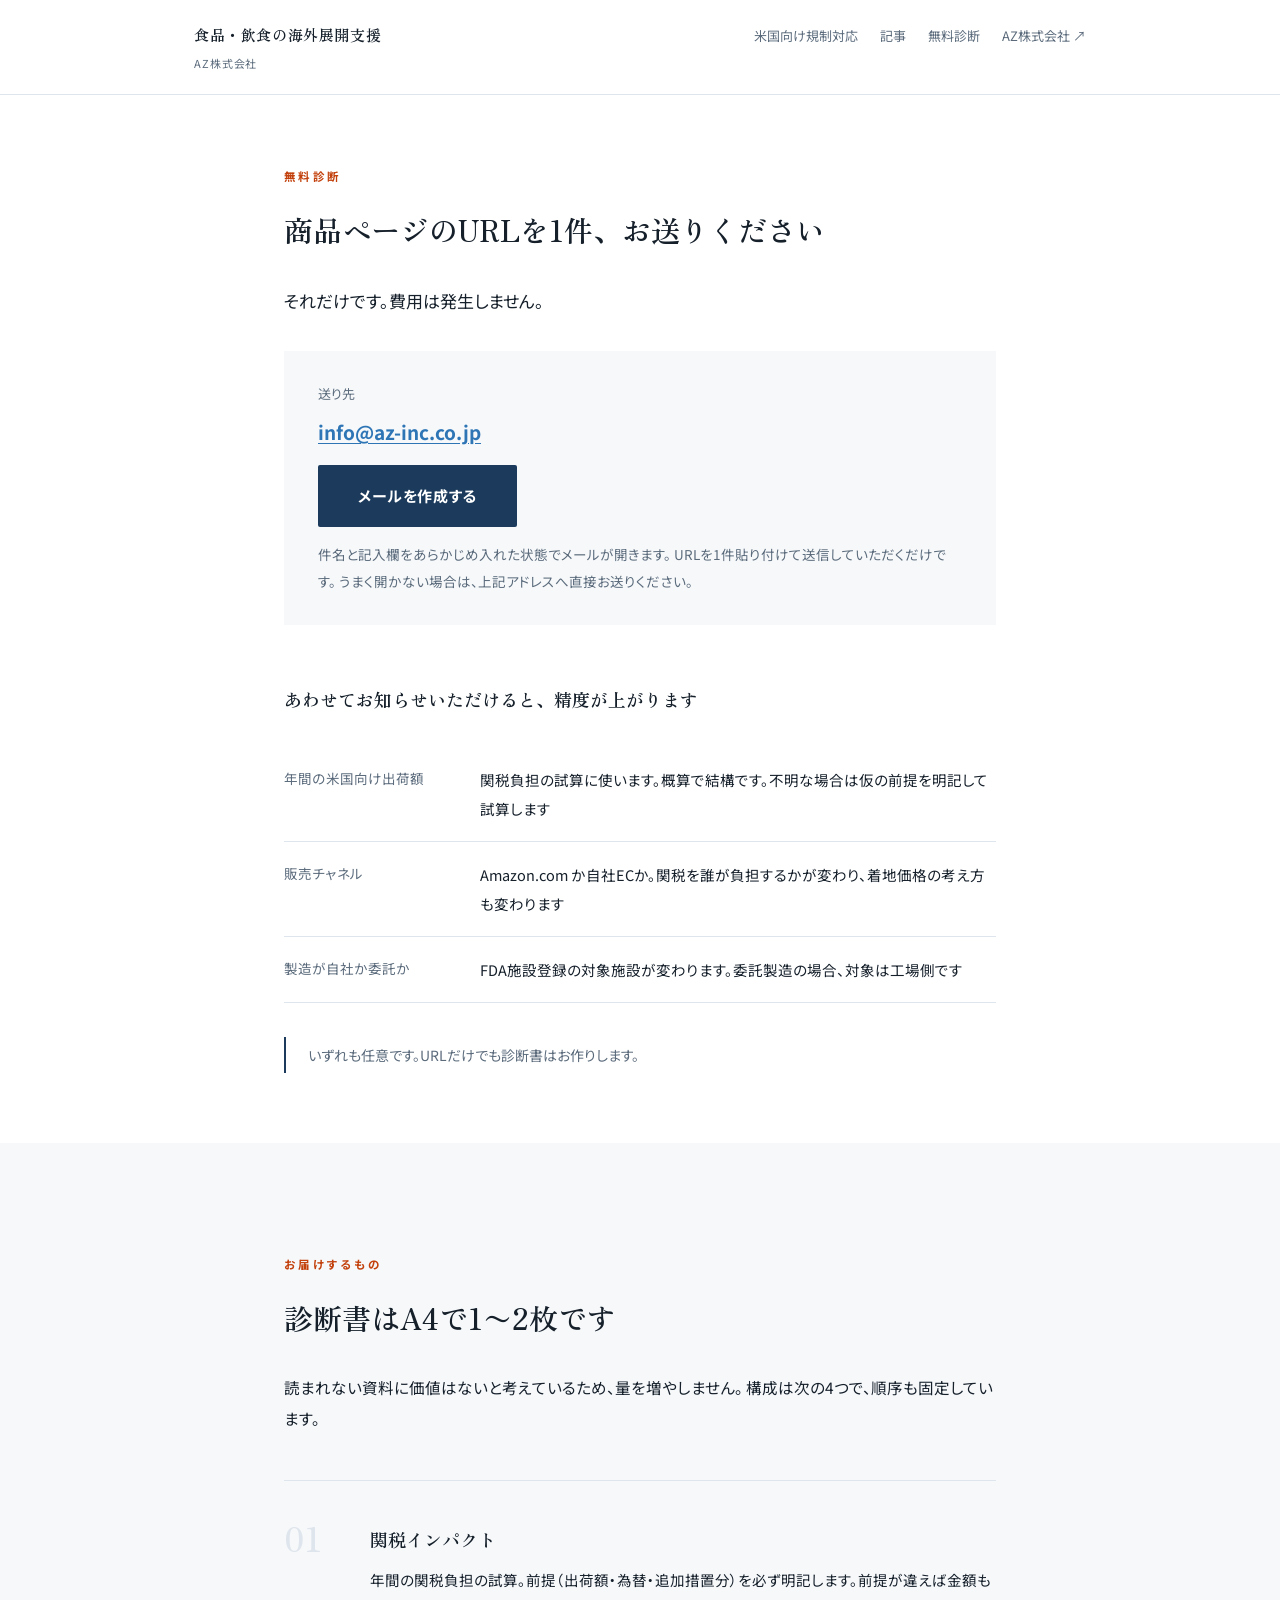
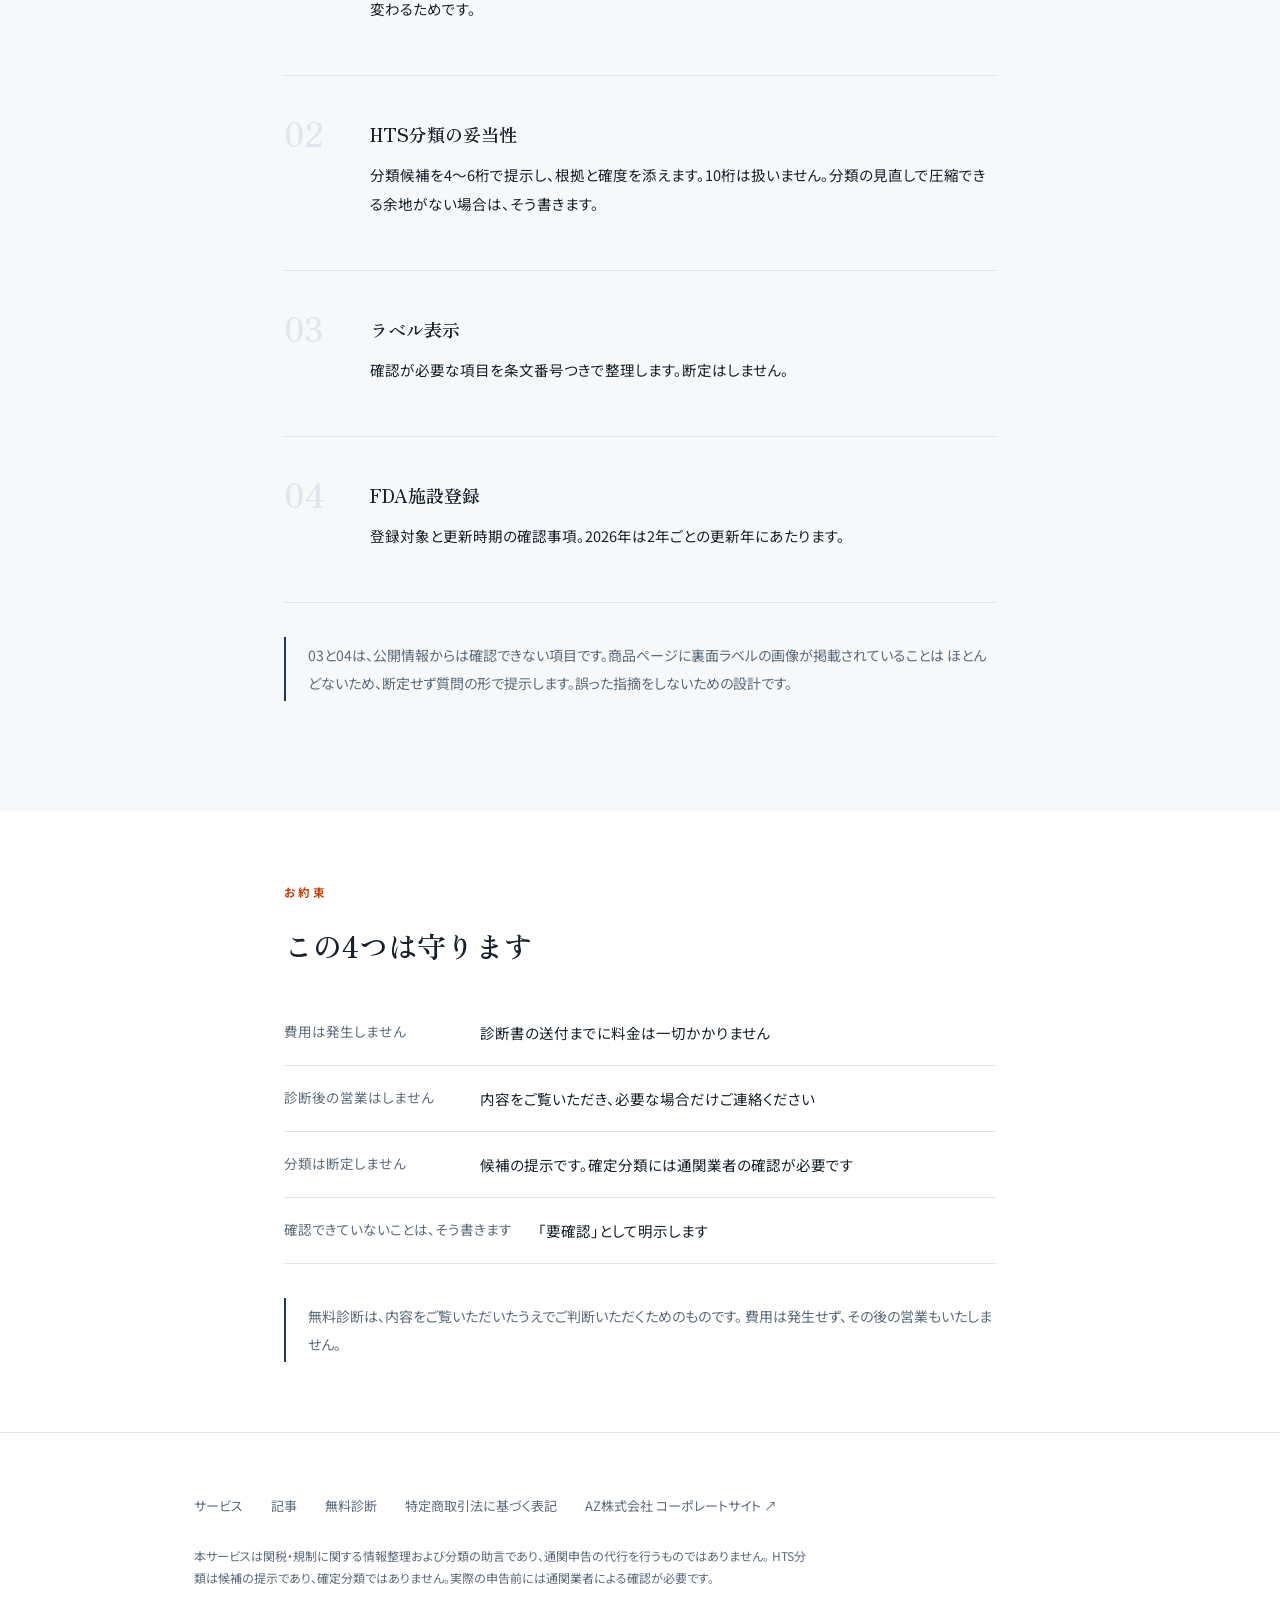
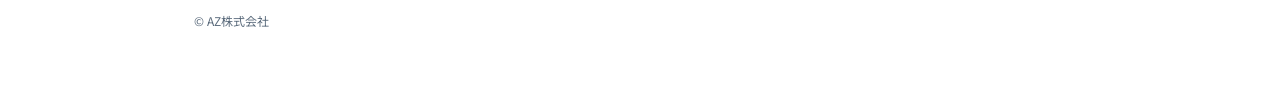
<file: food-export/diagnosis/index.html>
<!DOCTYPE html><html lang="ja"><head><meta charset="UTF-8"><meta name="viewport" content="width=device-width,initial-scale=1"><title>無料診断のお申し込み｜AZ株式会社</title><meta name="description" content="商品ページのURLをお送りいただければ、関税負担の年額試算、HTS分類の候補、ラベル表示とFDA登録で確認が必要な箇所をまとめた診断書をお送りします。費用は発生しません。"><link rel="canonical" href="https://az-inc.co.jp/food-export/diagnosis/"><meta property="og:type" content="website"><meta property="og:title" content="無料診断のお申し込み｜AZ株式会社"><meta property="og:description" content="商品ページのURLをお送りいただければ、関税負担の年額試算、HTS分類の候補、ラベル表示とFDA登録で確認が必要な箇所をまとめた診断書をお送りします。費用は発生しません。"><meta property="og:url" content="https://az-inc.co.jp/food-export/diagnosis/"><meta property="og:site_name" content="AZ株式会社 食品・飲食の海外展開支援"><meta property="og:locale" content="ja_JP"><meta name="twitter:card" content="summary"><link rel="preconnect" href="https://fonts.googleapis.com"><link rel="preconnect" href="https://fonts.gstatic.com" crossorigin><link href="https://fonts.googleapis.com/css2?family=Noto+Sans+JP:wght@400;500;700&family=Zen+Old+Mincho:wght@400;600;900&display=swap" rel="stylesheet"><link rel="stylesheet" href="/food-export/_astro/Base.DsiiXbYu.css"></head><body><header class="site"><div class="wide"><a class="brand" href="/food-export/">食品・飲食の海外展開支援<small>AZ株式会社</small></a><nav><a href="/food-export/#us">米国向け規制対応</a><a href="/food-export/articles/">記事</a><a href="/food-export/diagnosis/">無料診断</a><a href="https://az-inc.co.jp/">AZ株式会社 ↗</a></nav></div></header><section class="tight"><div class="wrap"><p class="eyebrow">無料診断</p><h2>商品ページのURLを1件、お送りください</h2><p class="lead">それだけです。費用は発生しません。</p><div class="callout"><p style="margin-bottom:6px;font-size:13px;color:var(--sub)">送り先</p><p style="font-size:19px;font-weight:700;margin-bottom:14px"><a href="mailto:info@az-inc.co.jp?subject=%E7%84%A1%E6%96%99%E8%A8%BA%E6%96%AD%E3%81%AE%E3%81%8A%E7%94%B3%E3%81%97%E8%BE%BC%E3%81%BF&amp;body=%E7%84%A1%E6%96%99%E8%A8%BA%E6%96%AD%E3%82%92%E3%81%8A%E9%A1%98%E3%81%84%E3%81%97%E3%81%BE%E3%81%99%E3%80%82%0A%0A%E2%96%A0%20%E5%95%86%E5%93%81%E3%83%9A%E3%83%BC%E3%82%B8%E3%81%AEURL%EF%BC%881%E4%BB%B6%E3%83%BB%E5%BF%85%E9%A0%88%EF%BC%89%0A%E3%80%80%0A%E2%96%A0%20%E5%B9%B4%E9%96%93%E3%81%AE%E7%B1%B3%E5%9B%BD%E5%90%91%E3%81%91%E5%87%BA%E8%8D%B7%E9%A1%8D%EF%BC%88%E4%BB%BB%E6%84%8F%E3%83%BB%E6%A6%82%E7%AE%97%E3%81%A7%E7%B5%90%E6%A7%8B%E3%81%A7%E3%81%99%EF%BC%89%0A%E3%80%80%0A%E2%96%A0%20%E8%B2%A9%E5%A3%B2%E3%83%81%E3%83%A3%E3%83%8D%E3%83%AB%EF%BC%88%E4%BB%BB%E6%84%8F%EF%BC%9AAmazon.com%20%2F%20%E8%87%AA%E7%A4%BEEC%20%E3%81%AA%E3%81%A9%EF%BC%89%0A%E3%80%80%0A%E2%96%A0%20%E8%A3%BD%E9%80%A0%EF%BC%88%E4%BB%BB%E6%84%8F%EF%BC%9A%E8%87%AA%E7%A4%BE%20%2F%20%E5%A7%94%E8%A8%97%EF%BC%89%0A%E3%80%80%0A%E2%96%A0%20%E8%B2%B4%E7%A4%BE%E5%90%8D%0A%E3%80%80%0A%E2%96%A0%20%E3%81%94%E6%8B%85%E5%BD%93%E8%80%85%E5%90%8D%0A%E3%80%80">info@az-inc.co.jp</a></p><p style="margin-bottom:14px"><a class="btn" href="mailto:info@az-inc.co.jp?subject=%E7%84%A1%E6%96%99%E8%A8%BA%E6%96%AD%E3%81%AE%E3%81%8A%E7%94%B3%E3%81%97%E8%BE%BC%E3%81%BF&amp;body=%E7%84%A1%E6%96%99%E8%A8%BA%E6%96%AD%E3%82%92%E3%81%8A%E9%A1%98%E3%81%84%E3%81%97%E3%81%BE%E3%81%99%E3%80%82%0A%0A%E2%96%A0%20%E5%95%86%E5%93%81%E3%83%9A%E3%83%BC%E3%82%B8%E3%81%AEURL%EF%BC%881%E4%BB%B6%E3%83%BB%E5%BF%85%E9%A0%88%EF%BC%89%0A%E3%80%80%0A%E2%96%A0%20%E5%B9%B4%E9%96%93%E3%81%AE%E7%B1%B3%E5%9B%BD%E5%90%91%E3%81%91%E5%87%BA%E8%8D%B7%E9%A1%8D%EF%BC%88%E4%BB%BB%E6%84%8F%E3%83%BB%E6%A6%82%E7%AE%97%E3%81%A7%E7%B5%90%E6%A7%8B%E3%81%A7%E3%81%99%EF%BC%89%0A%E3%80%80%0A%E2%96%A0%20%E8%B2%A9%E5%A3%B2%E3%83%81%E3%83%A3%E3%83%8D%E3%83%AB%EF%BC%88%E4%BB%BB%E6%84%8F%EF%BC%9AAmazon.com%20%2F%20%E8%87%AA%E7%A4%BEEC%20%E3%81%AA%E3%81%A9%EF%BC%89%0A%E3%80%80%0A%E2%96%A0%20%E8%A3%BD%E9%80%A0%EF%BC%88%E4%BB%BB%E6%84%8F%EF%BC%9A%E8%87%AA%E7%A4%BE%20%2F%20%E5%A7%94%E8%A8%97%EF%BC%89%0A%E3%80%80%0A%E2%96%A0%20%E8%B2%B4%E7%A4%BE%E5%90%8D%0A%E3%80%80%0A%E2%96%A0%20%E3%81%94%E6%8B%85%E5%BD%93%E8%80%85%E5%90%8D%0A%E3%80%80">メールを作成する</a></p><p style="margin-bottom:0;font-size:13.5px;color:var(--sub)">件名と記入欄をあらかじめ入れた状態でメールが開きます。 URLを1件貼り付けて送信していただくだけです。 うまく開かない場合は、上記アドレスへ直接お送りください。</p></div><h3 style="margin-top:56px">あわせてお知らせいただけると、精度が上がります</h3><dl class="spec"><div><dt>年間の米国向け出荷額</dt><dd>関税負担の試算に使います。概算で結構です。不明な場合は仮の前提を明記して試算します</dd></div><div><dt>販売チャネル</dt><dd>Amazon.com か自社ECか。関税を誰が負担するかが変わり、着地価格の考え方も変わります</dd></div><div><dt>製造が自社か委託か</dt><dd>FDA施設登録の対象施設が変わります。委託製造の場合、対象は工場側です</dd></div></dl><p class="aside">いずれも任意です。URLだけでも診断書はお作りします。</p></div></section><section class="tint"><div class="wrap"><p class="eyebrow">お届けするもの</p><h2>診断書はA4で1〜2枚です</h2><p>読まれない資料に価値はないと考えているため、量を増やしません。 構成は次の4つで、順序も固定しています。</p><div class="work"><div class="item"><div class="num">01</div><div class="body"><h3>関税インパクト</h3><p>年間の関税負担の試算。前提（出荷額・為替・追加措置分）を必ず明記します。前提が違えば金額も変わるためです。</p></div></div><div class="item"><div class="num">02</div><div class="body"><h3>HTS分類の妥当性</h3><p>分類候補を4〜6桁で提示し、根拠と確度を添えます。10桁は扱いません。分類の見直しで圧縮できる余地がない場合は、そう書きます。</p></div></div><div class="item"><div class="num">03</div><div class="body"><h3>ラベル表示</h3><p>確認が必要な項目を条文番号つきで整理します。断定はしません。</p></div></div><div class="item"><div class="num">04</div><div class="body"><h3>FDA施設登録</h3><p>登録対象と更新時期の確認事項。2026年は2年ごとの更新年にあたります。</p></div></div></div><p class="aside">03と04は、公開情報からは確認できない項目です。商品ページに裏面ラベルの画像が掲載されていることは ほとんどないため、断定せず質問の形で提示します。誤った指摘をしないための設計です。</p></div></section><section class="tight"><div class="wrap"><p class="eyebrow">お約束</p><h2>この4つは守ります</h2><dl class="spec"><div><dt>費用は発生しません</dt><dd>診断書の送付までに料金は一切かかりません</dd></div><div><dt>診断後の営業はしません</dt><dd>内容をご覧いただき、必要な場合だけご連絡ください</dd></div><div><dt>分類は断定しません</dt><dd>候補の提示です。確定分類には通関業者の確認が必要です</dd></div><div><dt>確認できていないことは、そう書きます</dt><dd>「要確認」として明示します</dd></div></dl><p class="aside">無料診断は、内容をご覧いただいたうえでご判断いただくためのものです。 費用は発生せず、その後の営業もいたしません。</p></div></section><footer class="site"><div class="wide"><div class="cols"><a href="/food-export/">サービス</a><a href="/food-export/articles/">記事</a><a href="/food-export/diagnosis/">無料診断</a><a href="/food-export/legal/">特定商取引法に基づく表記</a><a href="https://az-inc.co.jp/">AZ株式会社 コーポレートサイト ↗</a></div><p class="fine">本サービスは関税・規制に関する情報整理および分類の助言であり、通関申告の代行を行うものではありません。 HTS分類は候補の提示であり、確定分類ではありません。実際の申告前には通関業者による確認が必要です。</p><p class="fine" style="margin-top:14px">© AZ株式会社</p></div></footer></body></html>
</file>
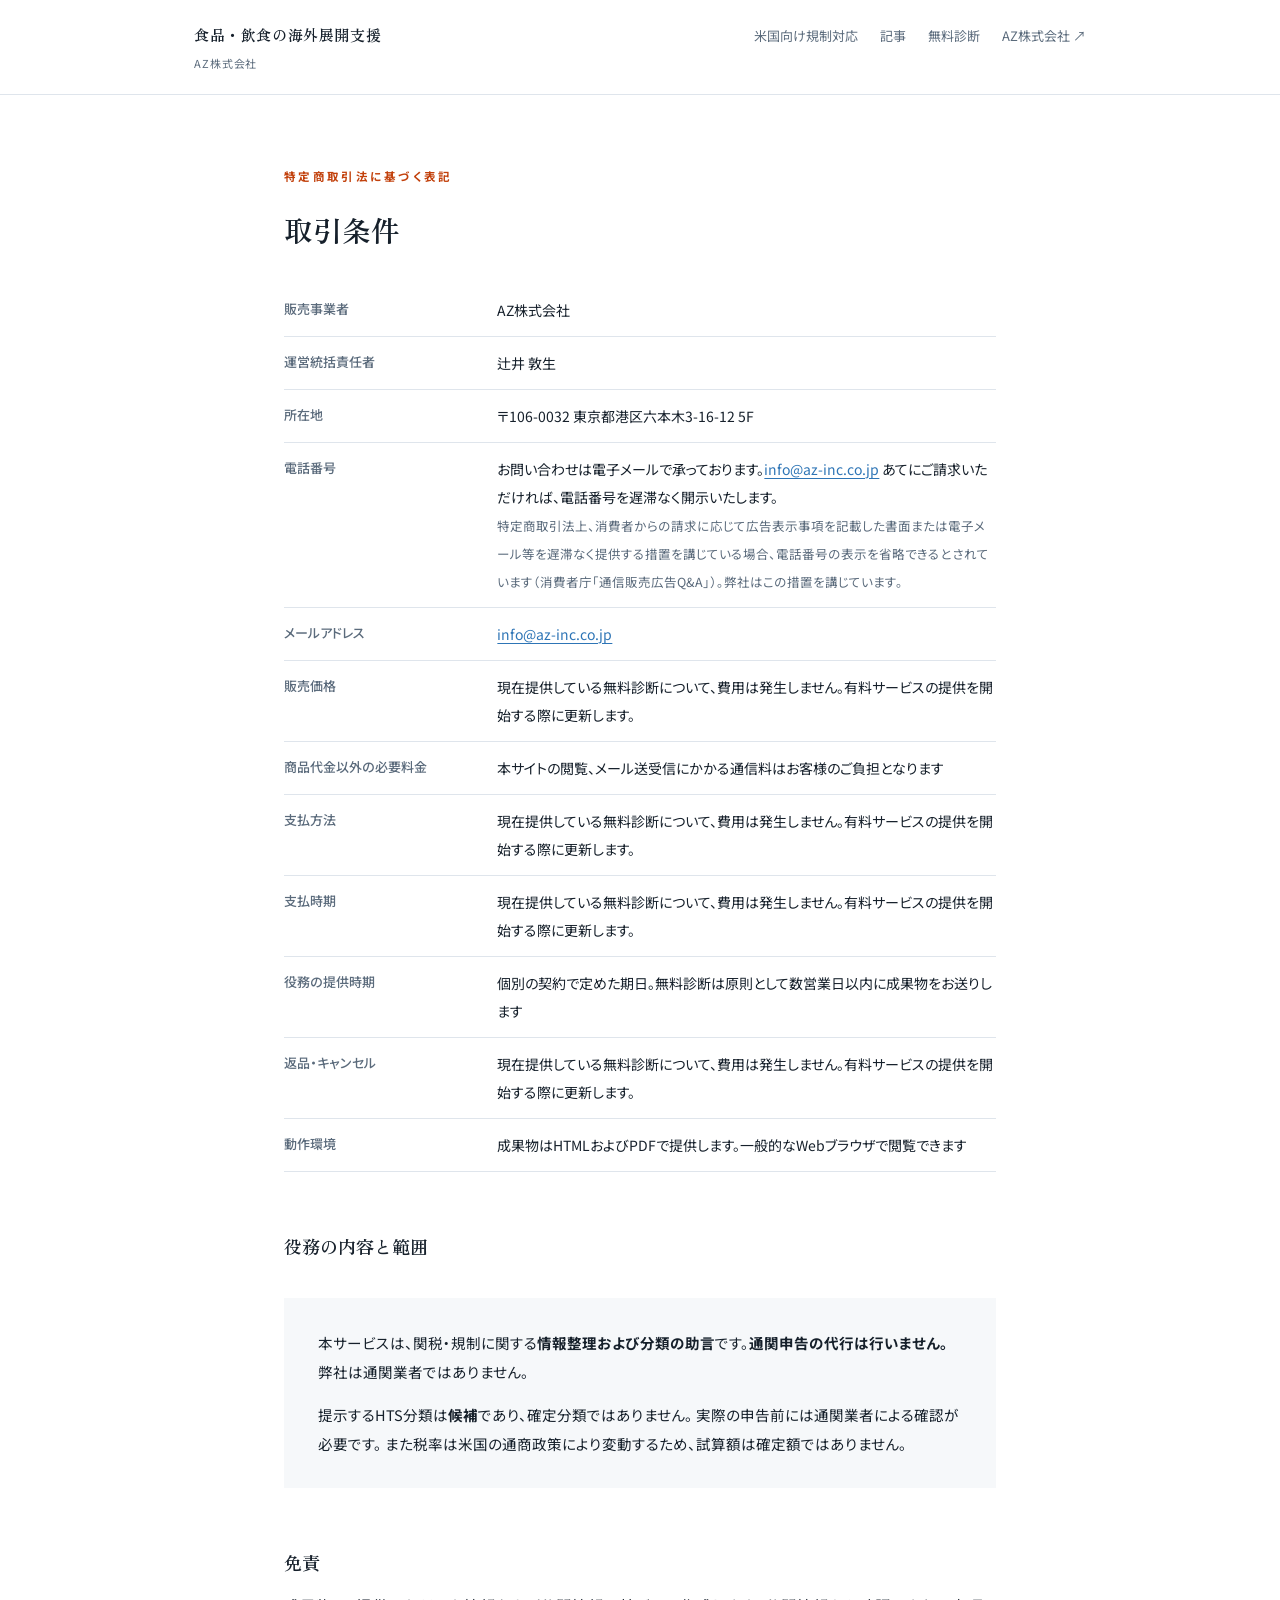
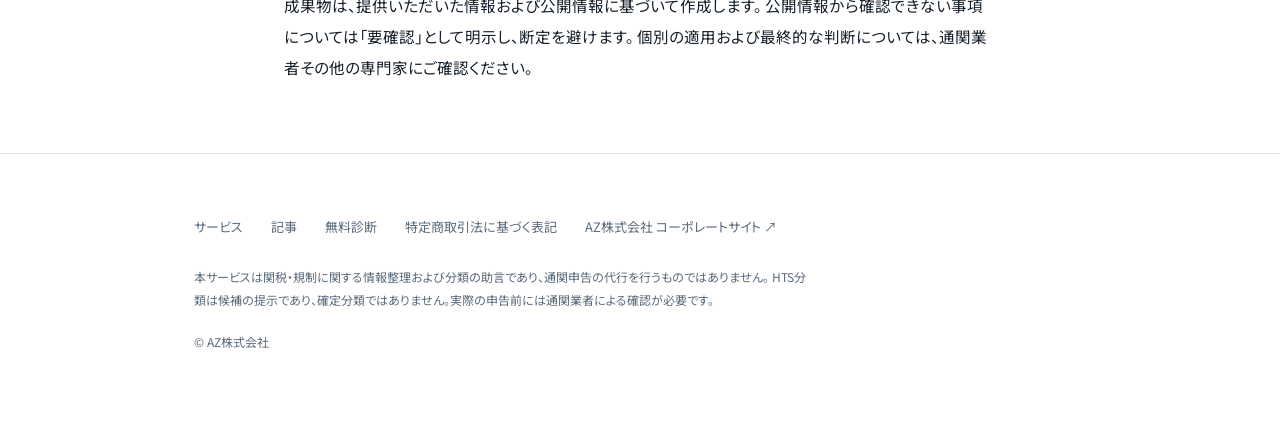
<file: food-export/legal/index.html>
<!DOCTYPE html><html lang="ja"><head><meta charset="UTF-8"><meta name="viewport" content="width=device-width,initial-scale=1"><title>特定商取引法に基づく表記｜AZ株式会社</title><meta name="description" content="AZ株式会社が提供する米国向け越境EC規制対応サービスに関する、特定商取引法に基づく表記です。"><link rel="canonical" href="https://az-inc.co.jp/food-export/legal/"><meta property="og:type" content="website"><meta property="og:title" content="特定商取引法に基づく表記｜AZ株式会社"><meta property="og:description" content="AZ株式会社が提供する米国向け越境EC規制対応サービスに関する、特定商取引法に基づく表記です。"><meta property="og:url" content="https://az-inc.co.jp/food-export/legal/"><meta property="og:site_name" content="AZ株式会社 食品・飲食の海外展開支援"><meta property="og:locale" content="ja_JP"><meta name="twitter:card" content="summary"><link rel="preconnect" href="https://fonts.googleapis.com"><link rel="preconnect" href="https://fonts.gstatic.com" crossorigin><link href="https://fonts.googleapis.com/css2?family=Noto+Sans+JP:wght@400;500;700&family=Zen+Old+Mincho:wght@400;600;900&display=swap" rel="stylesheet"><link rel="stylesheet" href="/food-export/_astro/Base.DsiiXbYu.css"></head><body><header class="site"><div class="wide"><a class="brand" href="/food-export/">食品・飲食の海外展開支援<small>AZ株式会社</small></a><nav><a href="/food-export/#us">米国向け規制対応</a><a href="/food-export/articles/">記事</a><a href="/food-export/diagnosis/">無料診断</a><a href="https://az-inc.co.jp/">AZ株式会社 ↗</a></nav></div></header><section class="tight"><div class="wrap"><p class="eyebrow">特定商取引法に基づく表記</p><h2>取引条件</h2><table><tr><th style="width:28%">販売事業者</th><td>AZ株式会社</td></tr><tr><th>運営統括責任者</th><td>辻井 敦生</td></tr><tr><th>所在地</th><td>〒106-0032 東京都港区六本木3-16-12 5F</td></tr><tr><th>電話番号</th><td>お問い合わせは電子メールで承っております。<a href="mailto:info@az-inc.co.jp">info@az-inc.co.jp</a> あてにご請求いただければ、電話番号を遅滞なく開示いたします。<br><span style="font-size:12.5px;color:var(--sub)">特定商取引法上、消費者からの請求に応じて広告表示事項を記載した書面または電子メール等を遅滞なく提供する措置を講じている場合、電話番号の表示を省略できるとされています（消費者庁「通信販売広告Q&amp;A」）。弊社はこの措置を講じています。</span></td></tr><tr><th>メールアドレス</th><td><a href="mailto:info@az-inc.co.jp">info@az-inc.co.jp</a></td></tr><tr><th>販売価格</th><td>現在提供している無料診断について、費用は発生しません。有料サービスの提供を開始する際に更新します。</td></tr><tr><th>商品代金以外の必要料金</th><td>本サイトの閲覧、メール送受信にかかる通信料はお客様のご負担となります</td></tr><tr><th>支払方法</th><td>現在提供している無料診断について、費用は発生しません。有料サービスの提供を開始する際に更新します。</td></tr><tr><th>支払時期</th><td>現在提供している無料診断について、費用は発生しません。有料サービスの提供を開始する際に更新します。</td></tr><tr><th>役務の提供時期</th><td>個別の契約で定めた期日。無料診断は原則として数営業日以内に成果物をお送りします</td></tr><tr><th>返品・キャンセル</th><td>現在提供している無料診断について、費用は発生しません。有料サービスの提供を開始する際に更新します。</td></tr><tr><th>動作環境</th><td>成果物はHTMLおよびPDFで提供します。一般的なWebブラウザで閲覧できます</td></tr></table><h3 style="margin-top:56px">役務の内容と範囲</h3><div class="callout"><p style="margin-top:0">本サービスは、関税・規制に関する<b>情報整理および分類の助言</b>です。<b>通関申告の代行は行いません。</b>弊社は通関業者ではありません。</p><p style="margin-bottom:0">提示するHTS分類は<b>候補</b>であり、確定分類ではありません。 実際の申告前には通関業者による確認が必要です。 また税率は米国の通商政策により変動するため、試算額は確定額ではありません。</p></div><h3 style="margin-top:56px">免責</h3><p>成果物は、提供いただいた情報および公開情報に基づいて作成します。 公開情報から確認できない事項については「要確認」として明示し、断定を避けます。 個別の適用および最終的な判断については、通関業者その他の専門家にご確認ください。</p></div></section><footer class="site"><div class="wide"><div class="cols"><a href="/food-export/">サービス</a><a href="/food-export/articles/">記事</a><a href="/food-export/diagnosis/">無料診断</a><a href="/food-export/legal/">特定商取引法に基づく表記</a><a href="https://az-inc.co.jp/">AZ株式会社 コーポレートサイト ↗</a></div><p class="fine">本サービスは関税・規制に関する情報整理および分類の助言であり、通関申告の代行を行うものではありません。 HTS分類は候補の提示であり、確定分類ではありません。実際の申告前には通関業者による確認が必要です。</p><p class="fine" style="margin-top:14px">© AZ株式会社</p></div></footer></body></html>
</file>
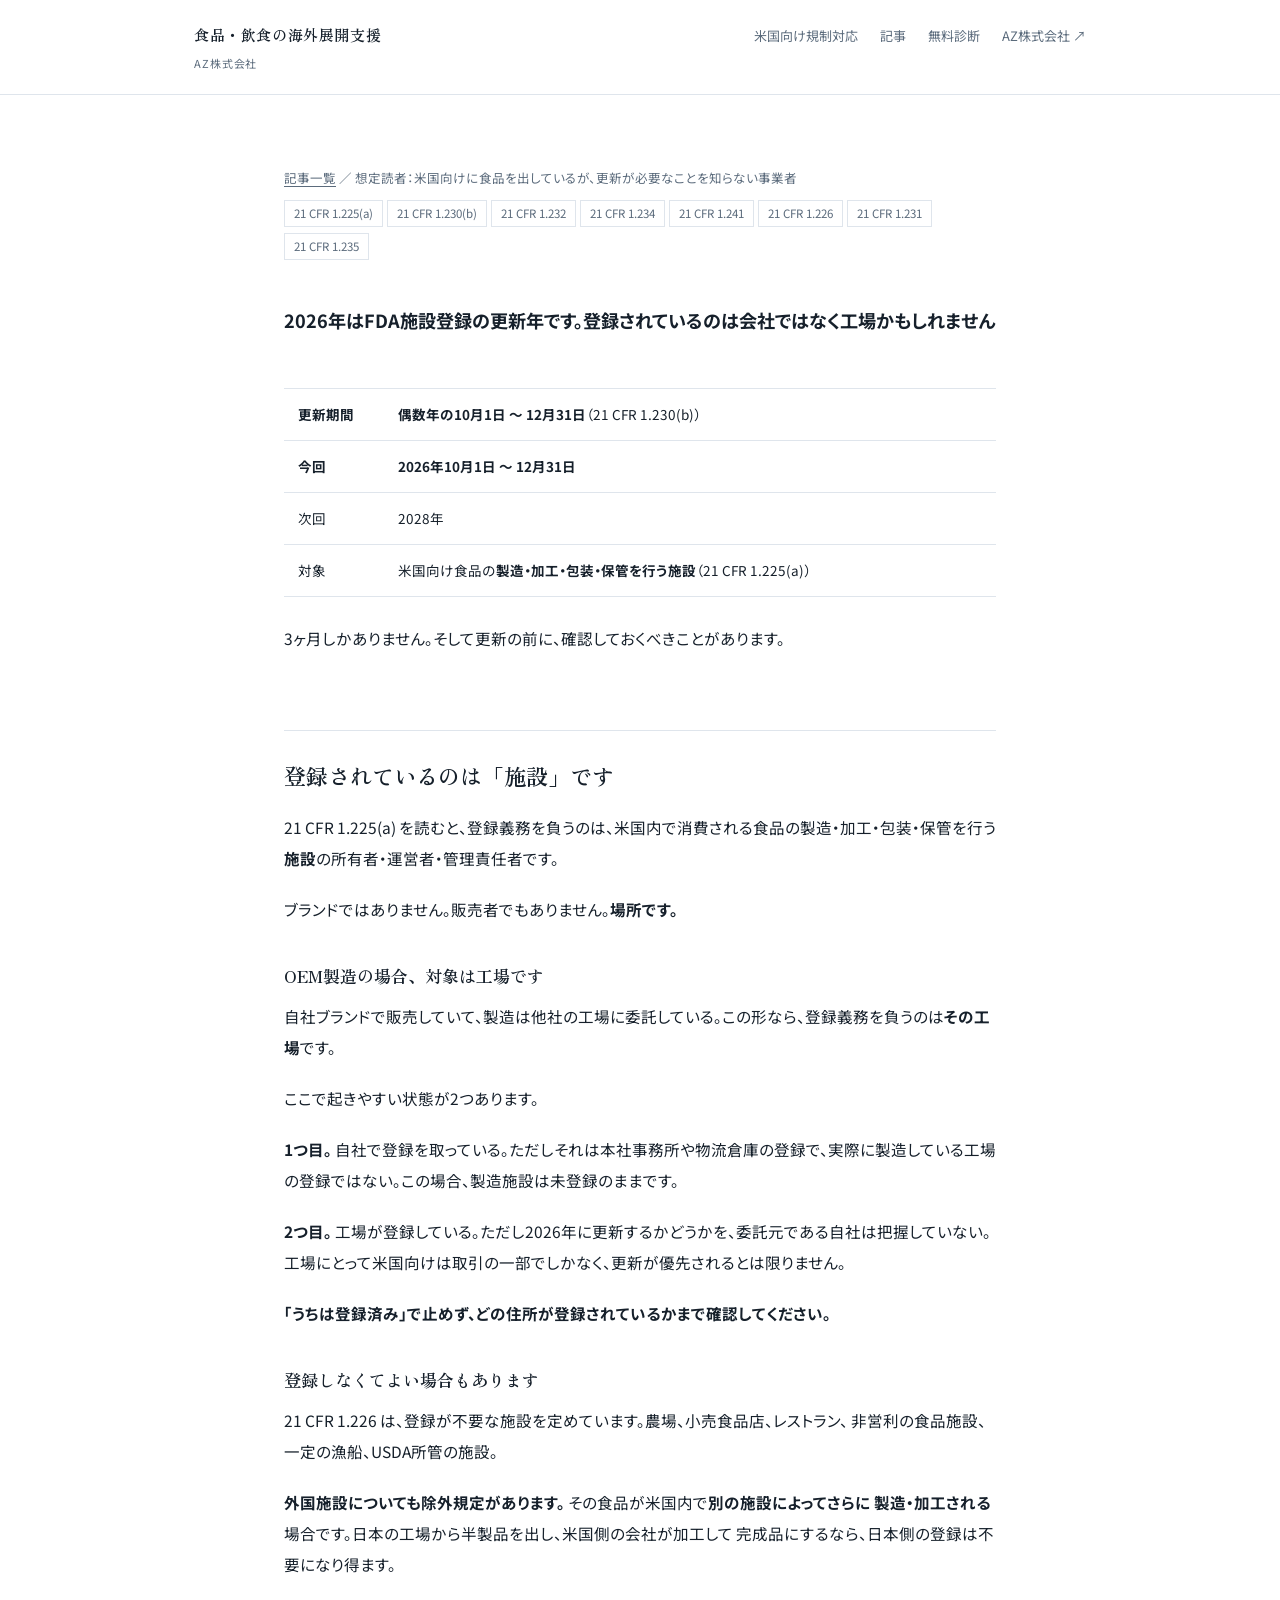
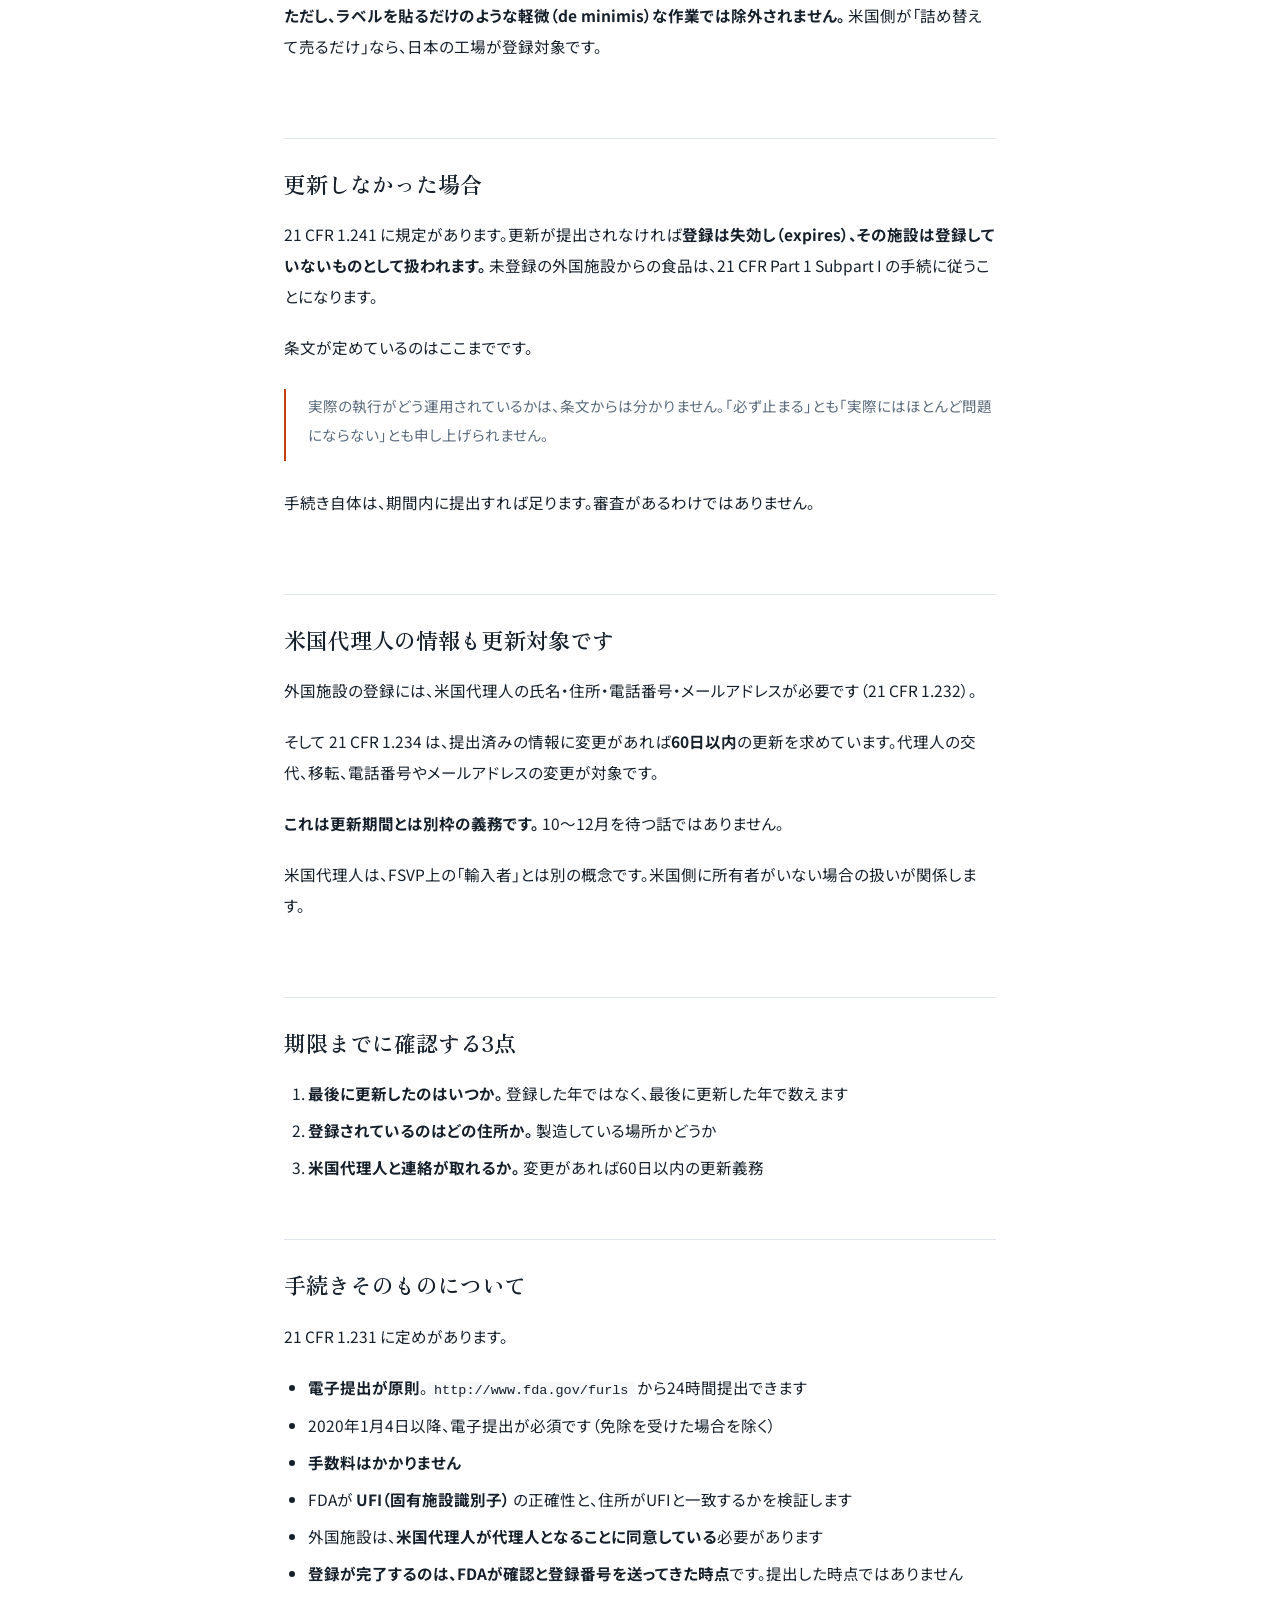
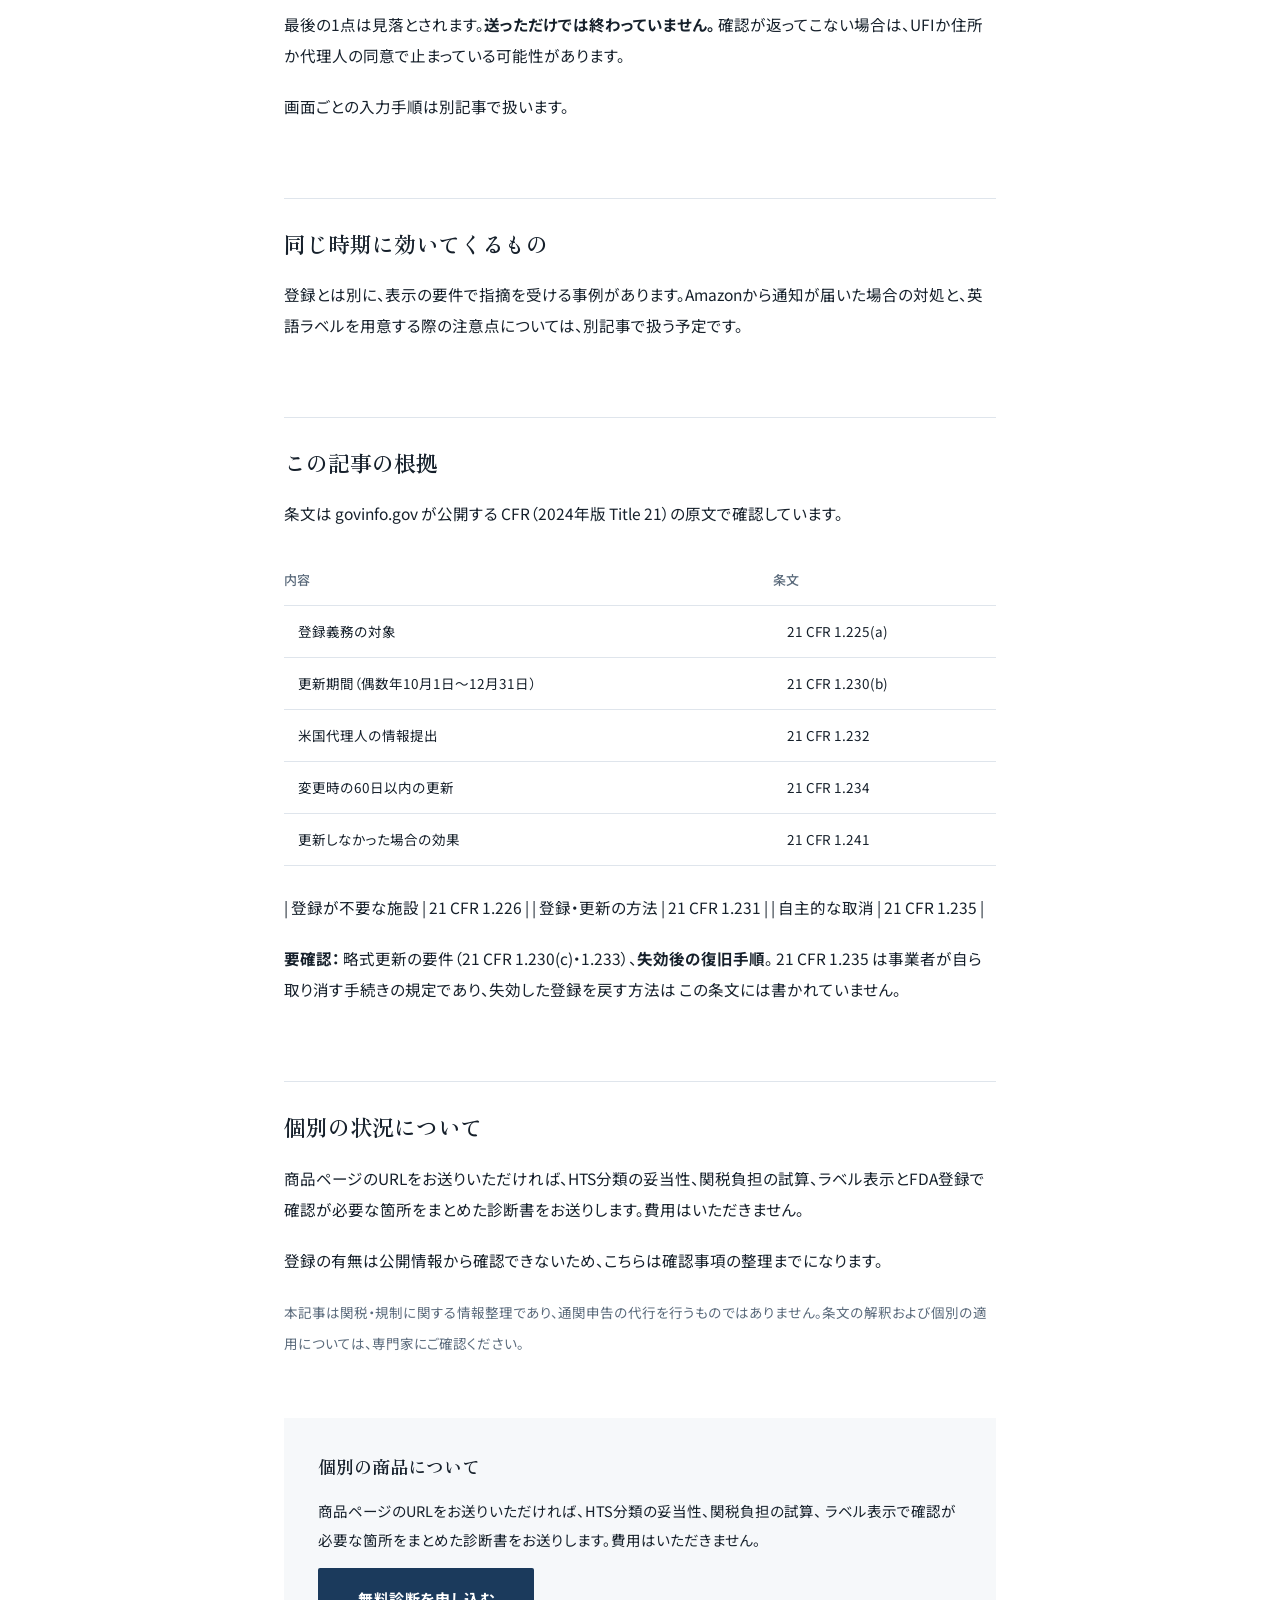
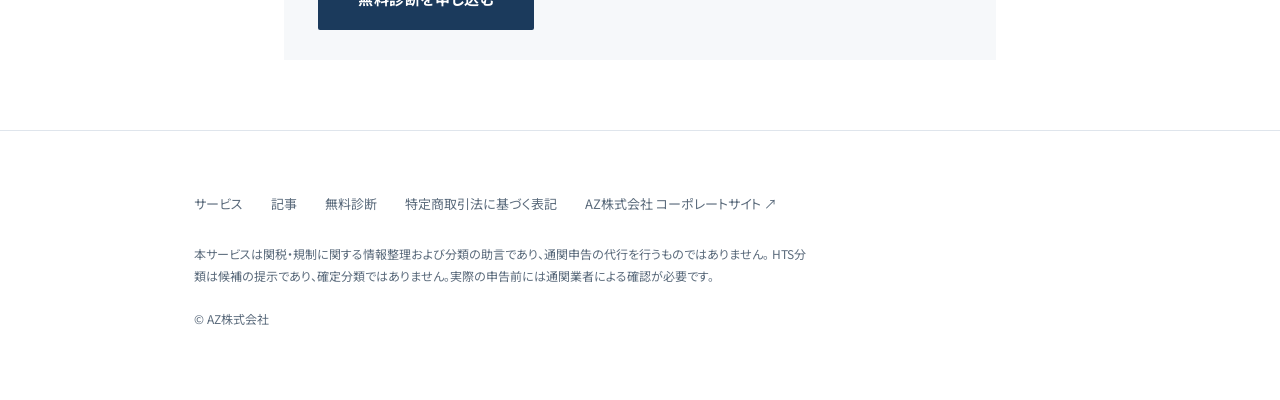
<file: food-export/articles/fda-registration-renewal-2026/index.html>
<!DOCTYPE html><html lang="ja"><head><meta charset="UTF-8"><meta name="viewport" content="width=device-width,initial-scale=1"><title>2026年はFDA施設登録の更新年です。登録されているのは会社ではなく工場かもしれません｜AZ株式会社</title><meta name="description" content="2026年はFDA施設登録の更新年です。登録されているのは会社ではなく工場かもしれません。連邦規則の条文番号を明記し、確認できていない事項は要確認として開示しています。"><link rel="canonical" href="https://az-inc.co.jp/food-export/articles/fda-registration-renewal-2026/"><meta property="og:type" content="website"><meta property="og:title" content="2026年はFDA施設登録の更新年です。登録されているのは会社ではなく工場かもしれません｜AZ株式会社"><meta property="og:description" content="2026年はFDA施設登録の更新年です。登録されているのは会社ではなく工場かもしれません。連邦規則の条文番号を明記し、確認できていない事項は要確認として開示しています。"><meta property="og:url" content="https://az-inc.co.jp/food-export/articles/fda-registration-renewal-2026/"><meta property="og:site_name" content="AZ株式会社 食品・飲食の海外展開支援"><meta property="og:locale" content="ja_JP"><meta name="twitter:card" content="summary"><link rel="preconnect" href="https://fonts.googleapis.com"><link rel="preconnect" href="https://fonts.gstatic.com" crossorigin><link href="https://fonts.googleapis.com/css2?family=Noto+Sans+JP:wght@400;500;700&family=Zen+Old+Mincho:wght@400;600;900&display=swap" rel="stylesheet"><script type="application/ld+json">{"@context":"https://schema.org","@type":"Article","headline":"2026年はFDA施設登録の更新年です。登録されているのは会社ではなく工場かもしれません","inLanguage":"ja","isAccessibleForFree":true,"author":{"@type":"Organization","name":"AZ株式会社"},"publisher":{"@type":"Organization","name":"AZ株式会社"},"mainEntityOfPage":"https://az-inc.co.jp/food-export/articles/fda-registration-renewal-2026/"}</script><link rel="stylesheet" href="/food-export/_astro/Base.DsiiXbYu.css"></head><body><header class="site"><div class="wide"><a class="brand" href="/food-export/">食品・飲食の海外展開支援<small>AZ株式会社</small></a><nav><a href="/food-export/#us">米国向け規制対応</a><a href="/food-export/articles/">記事</a><a href="/food-export/diagnosis/">無料診断</a><a href="https://az-inc.co.jp/">AZ株式会社 ↗</a></nav></div></header><section class="tight"><div class="wrap"><p class="m" style="font-size:12.5px;color:var(--sub);margin-bottom:6px"><a href="/food-export/articles/" style="color:var(--sub)">記事一覧</a> ／ 想定読者：米国向けに食品を出しているが、更新が必要なことを知らない事業者</p><p style="margin-bottom:40px"><span class="chip">21 CFR 1.225(a)</span><span class="chip">21 CFR 1.230(b)</span><span class="chip">21 CFR 1.232</span><span class="chip">21 CFR 1.234</span><span class="chip">21 CFR 1.241</span><span class="chip">21 CFR 1.226</span><span class="chip">21 CFR 1.231</span><span class="chip">21 CFR 1.235</span></p><article class="body"><h1 id="2026年はfda施設登録の更新年です登録されているのは会社ではなく工場かもしれません">2026年はFDA施設登録の更新年です。登録されているのは会社ではなく工場かもしれません</h1>
<table>
<thead>
<tr>
<th></th>
<th></th>
</tr>
</thead>
<tbody>
<tr>
<td><strong>更新期間</strong></td>
<td><strong>偶数年の10月1日 〜 12月31日</strong>（21 CFR 1.230(b)）</td>
</tr>
<tr>
<td><strong>今回</strong></td>
<td><strong>2026年10月1日 〜 12月31日</strong></td>
</tr>
<tr>
<td>次回</td>
<td>2028年</td>
</tr>
<tr>
<td>対象</td>
<td>米国向け食品の<strong>製造・加工・包装・保管を行う施設</strong>（21 CFR 1.225(a)）</td>
</tr>
</tbody>
</table>
<p>3ヶ月しかありません。そして更新の前に、確認しておくべきことがあります。</p>
<hr>
<h2 id="登録されているのは施設です">登録されているのは「施設」です</h2>
<p>21 CFR 1.225(a) を読むと、登録義務を負うのは、米国内で消費される食品の製造・加工・包装・保管を行う<strong>施設</strong>の所有者・運営者・管理責任者です。</p>
<p>ブランドではありません。販売者でもありません。<strong>場所です。</strong></p>
<h3 id="oem製造の場合対象は工場です">OEM製造の場合、対象は工場です</h3>
<p>自社ブランドで販売していて、製造は他社の工場に委託している。この形なら、登録義務を負うのは<strong>その工場</strong>です。</p>
<p>ここで起きやすい状態が2つあります。</p>
<p><strong>1つ目。</strong> 自社で登録を取っている。ただしそれは本社事務所や物流倉庫の登録で、実際に製造している工場の登録ではない。この場合、製造施設は未登録のままです。</p>
<p><strong>2つ目。</strong> 工場が登録している。ただし2026年に更新するかどうかを、委託元である自社は把握していない。工場にとって米国向けは取引の一部でしかなく、更新が優先されるとは限りません。</p>
<p><strong>「うちは登録済み」で止めず、どの住所が登録されているかまで確認してください。</strong></p>
<h3 id="登録しなくてよい場合もあります">登録しなくてよい場合もあります</h3>
<p>21 CFR 1.226 は、登録が不要な施設を定めています。農場、小売食品店、レストラン、
非営利の食品施設、一定の漁船、USDA所管の施設。</p>
<p><strong>外国施設についても除外規定があります。</strong> その食品が米国内で<strong>別の施設によってさらに
製造・加工される</strong>場合です。日本の工場から半製品を出し、米国側の会社が加工して
完成品にするなら、日本側の登録は不要になり得ます。</p>
<p><strong>ただし、ラベルを貼るだけのような軽微（de minimis）な作業では除外されません。</strong>
米国側が「詰め替えて売るだけ」なら、日本の工場が登録対象です。</p>
<hr>
<h2 id="更新しなかった場合">更新しなかった場合</h2>
<p>21 CFR 1.241 に規定があります。更新が提出されなければ<strong>登録は失効し（expires）、その施設は登録していないものとして扱われます。</strong> 未登録の外国施設からの食品は、21 CFR Part 1 Subpart I の手続に従うことになります。</p>
<p>条文が定めているのはここまでです。</p>
<blockquote>
<p>実際の執行がどう運用されているかは、条文からは分かりません。「必ず止まる」とも「実際にはほとんど問題にならない」とも申し上げられません。</p>
</blockquote>
<p>手続き自体は、期間内に提出すれば足ります。審査があるわけではありません。</p>
<hr>
<h2 id="米国代理人の情報も更新対象です">米国代理人の情報も更新対象です</h2>
<p>外国施設の登録には、米国代理人の氏名・住所・電話番号・メールアドレスが必要です（21 CFR 1.232）。</p>
<p>そして 21 CFR 1.234 は、提出済みの情報に変更があれば<strong>60日以内</strong>の更新を求めています。代理人の交代、移転、電話番号やメールアドレスの変更が対象です。</p>
<p><strong>これは更新期間とは別枠の義務です。</strong> 10〜12月を待つ話ではありません。</p>
<p>米国代理人は、FSVP上の「輸入者」とは別の概念です。米国側に所有者がいない場合の扱いが関係します。</p>
<!-- TODO-LINK: S-3 /food-export/articles/fsvp-importer/ -->
<!-- TODO-LINK: S-5 /food-export/articles/registration-usagent-fsvp/ -->
<hr>
<h2 id="期限までに確認する3点">期限までに確認する3点</h2>
<ol>
<li><strong>最後に更新したのはいつか。</strong> 登録した年ではなく、最後に更新した年で数えます</li>
<li><strong>登録されているのはどの住所か。</strong> 製造している場所かどうか</li>
<li><strong>米国代理人と連絡が取れるか。</strong> 変更があれば60日以内の更新義務</li>
</ol>
<h2 id="手続きそのものについて">手続きそのものについて</h2>
<p>21 CFR 1.231 に定めがあります。</p>
<ul>
<li><strong>電子提出が原則</strong>。<code>http://www.fda.gov/furls</code> から24時間提出できます</li>
<li>2020年1月4日以降、電子提出が必須です（免除を受けた場合を除く）</li>
<li><strong>手数料はかかりません</strong></li>
<li>FDAが <strong>UFI（固有施設識別子）</strong> の正確性と、住所がUFIと一致するかを検証します</li>
<li>外国施設は、<strong>米国代理人が代理人となることに同意している</strong>必要があります</li>
<li><strong>登録が完了するのは、FDAが確認と登録番号を送ってきた時点</strong>です。提出した時点ではありません</li>
</ul>
<p>最後の1点は見落とされます。<strong>送っただけでは終わっていません。</strong>
確認が返ってこない場合は、UFIか住所か代理人の同意で止まっている可能性があります。</p>
<p>画面ごとの入力手順は別記事で扱います。</p>
<!-- TODO-LINK: D-2 /food-export/articles/fda-registration-renewal-howto/ -->
<hr>
<h2 id="同じ時期に効いてくるもの">同じ時期に効いてくるもの</h2>
<p>登録とは別に、表示の要件で指摘を受ける事例があります。Amazonから通知が届いた場合の対処と、英語ラベルを用意する際の注意点については、別記事で扱う予定です。</p>
<!-- TODO-LINK: E-1 /food-export/articles/amazon-fda-label-notice/ -->
<!-- TODO-LINK: E-2 /food-export/articles/english-label-japanese-remains/ -->
<hr>
<h2 id="この記事の根拠">この記事の根拠</h2>
<p>条文は govinfo.gov が公開する CFR（2024年版 Title 21）の原文で確認しています。</p>
<table>
<thead>
<tr>
<th>内容</th>
<th>条文</th>
</tr>
</thead>
<tbody>
<tr>
<td>登録義務の対象</td>
<td>21 CFR 1.225(a)</td>
</tr>
<tr>
<td>更新期間（偶数年10月1日〜12月31日）</td>
<td>21 CFR 1.230(b)</td>
</tr>
<tr>
<td>米国代理人の情報提出</td>
<td>21 CFR 1.232</td>
</tr>
<tr>
<td>変更時の60日以内の更新</td>
<td>21 CFR 1.234</td>
</tr>
<tr>
<td>更新しなかった場合の効果</td>
<td>21 CFR 1.241</td>
</tr>
</tbody>
</table>
<p>| 登録が不要な施設 | 21 CFR 1.226 |
| 登録・更新の方法 | 21 CFR 1.231 |
| 自主的な取消 | 21 CFR 1.235 |</p>
<p><strong>要確認：</strong> 略式更新の要件（21 CFR 1.230(c)・1.233）、<strong>失効後の復旧手順</strong>。
21 CFR 1.235 は事業者が自ら取り消す手続きの規定であり、失効した登録を戻す方法は
この条文には書かれていません。</p>
<hr>
<h2 id="個別の状況について">個別の状況について</h2>
<p>商品ページのURLをお送りいただければ、HTS分類の妥当性、関税負担の試算、ラベル表示とFDA登録で確認が必要な箇所をまとめた診断書をお送りします。費用はいただきません。</p>
<p>登録の有無は公開情報から確認できないため、こちらは確認事項の整理までになります。</p>
<hr>
<p><em>本記事は関税・規制に関する情報整理であり、通関申告の代行を行うものではありません。条文の解釈および個別の適用については、専門家にご確認ください。</em></p>
</article><div class="callout" style="margin-top:60px"><h3 style="margin-bottom:12px">個別の商品について</h3><p>商品ページのURLをお送りいただければ、HTS分類の妥当性、関税負担の試算、 ラベル表示で確認が必要な箇所をまとめた診断書をお送りします。費用はいただきません。</p><p style="margin-bottom:0"><a class="btn" href="/food-export/diagnosis/">無料診断を申し込む</a></p></div></div></section><footer class="site"><div class="wide"><div class="cols"><a href="/food-export/">サービス</a><a href="/food-export/articles/">記事</a><a href="/food-export/diagnosis/">無料診断</a><a href="/food-export/legal/">特定商取引法に基づく表記</a><a href="https://az-inc.co.jp/">AZ株式会社 コーポレートサイト ↗</a></div><p class="fine">本サービスは関税・規制に関する情報整理および分類の助言であり、通関申告の代行を行うものではありません。 HTS分類は候補の提示であり、確定分類ではありません。実際の申告前には通関業者による確認が必要です。</p><p class="fine" style="margin-top:14px">© AZ株式会社</p></div></footer></body></html>
</file>
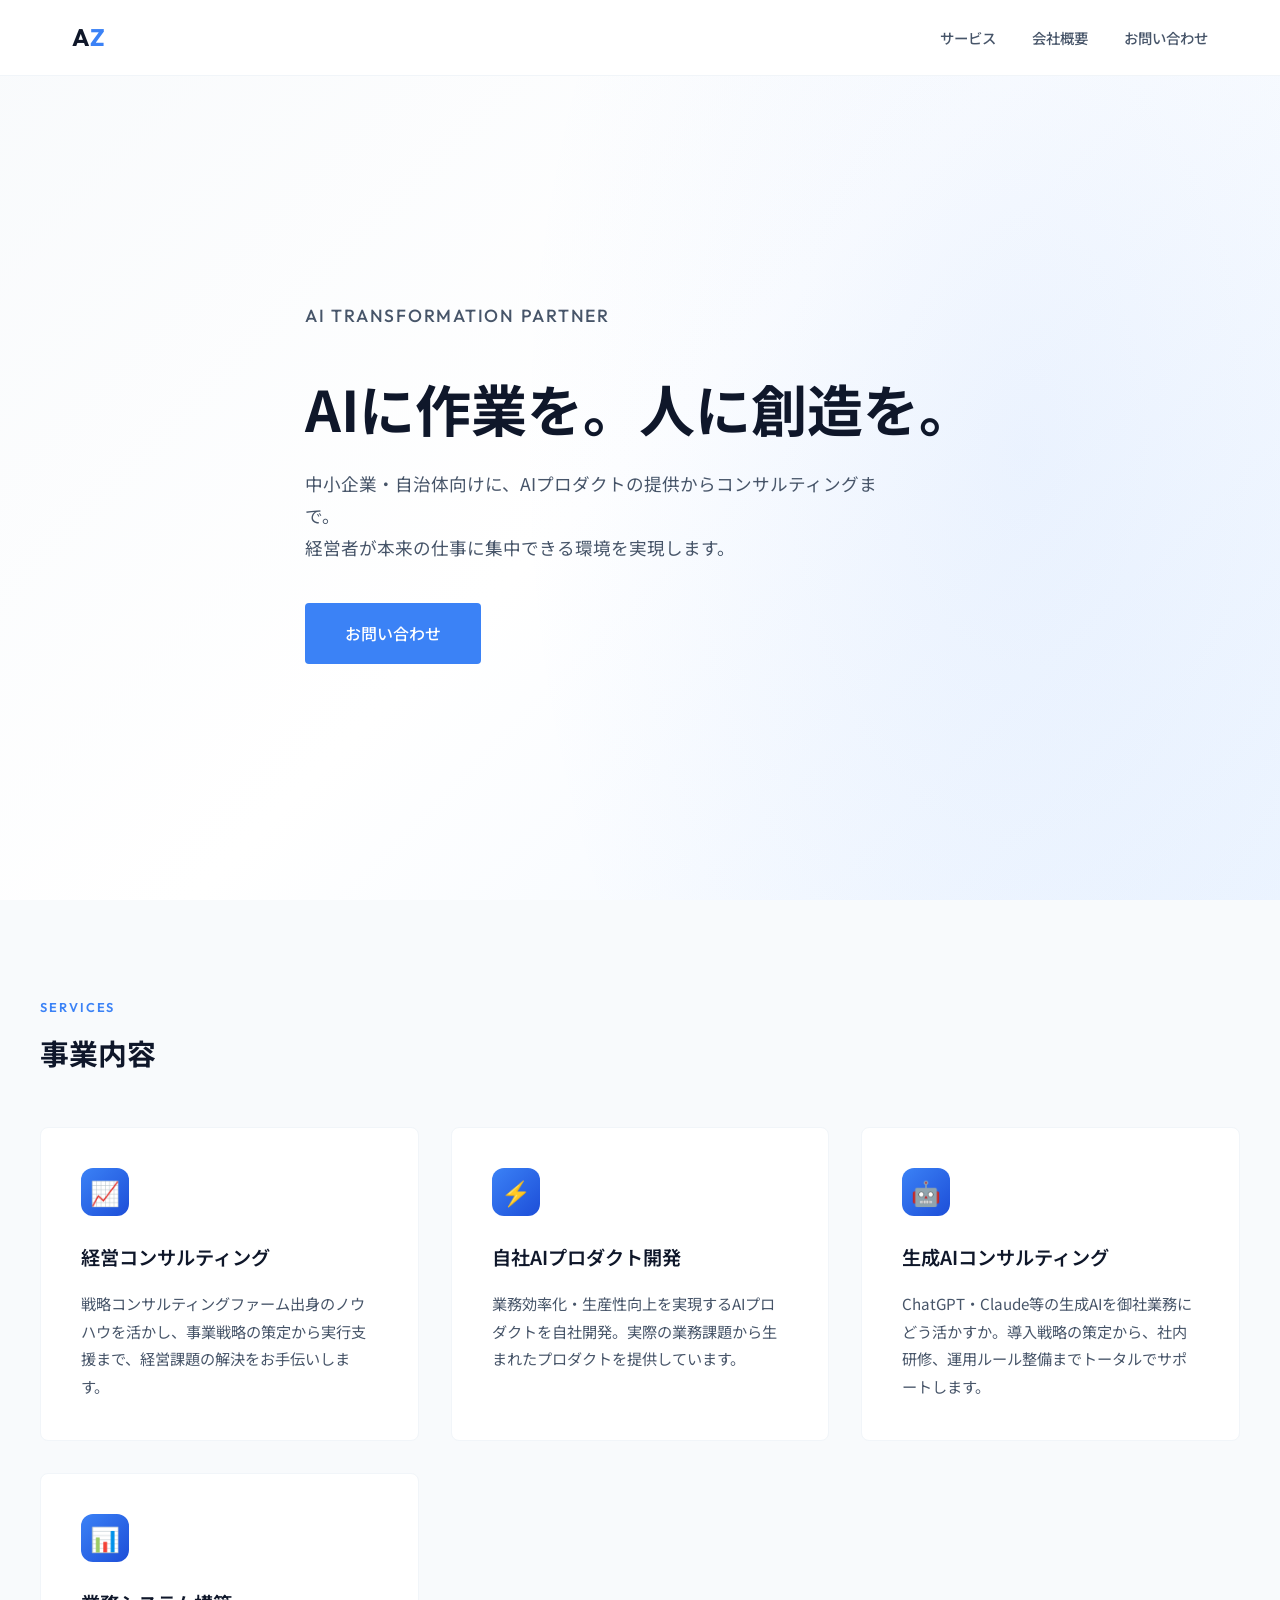
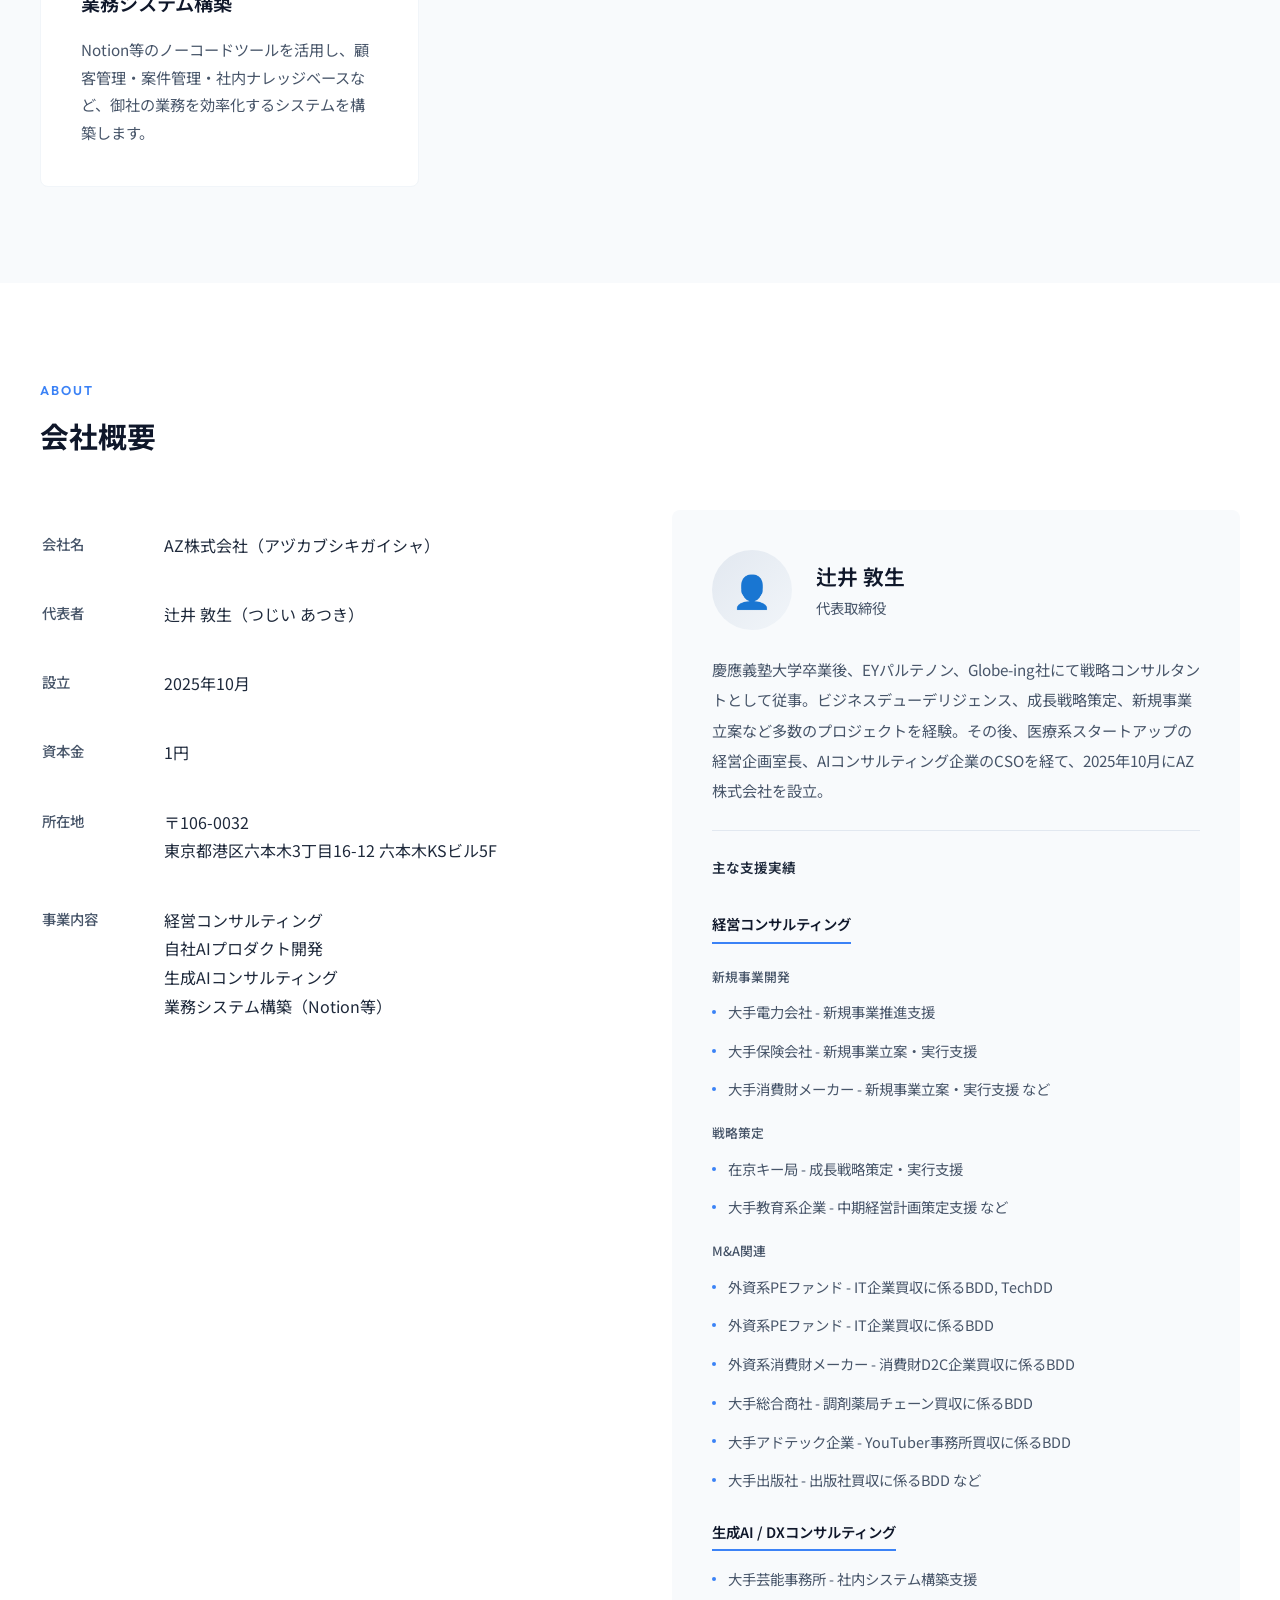
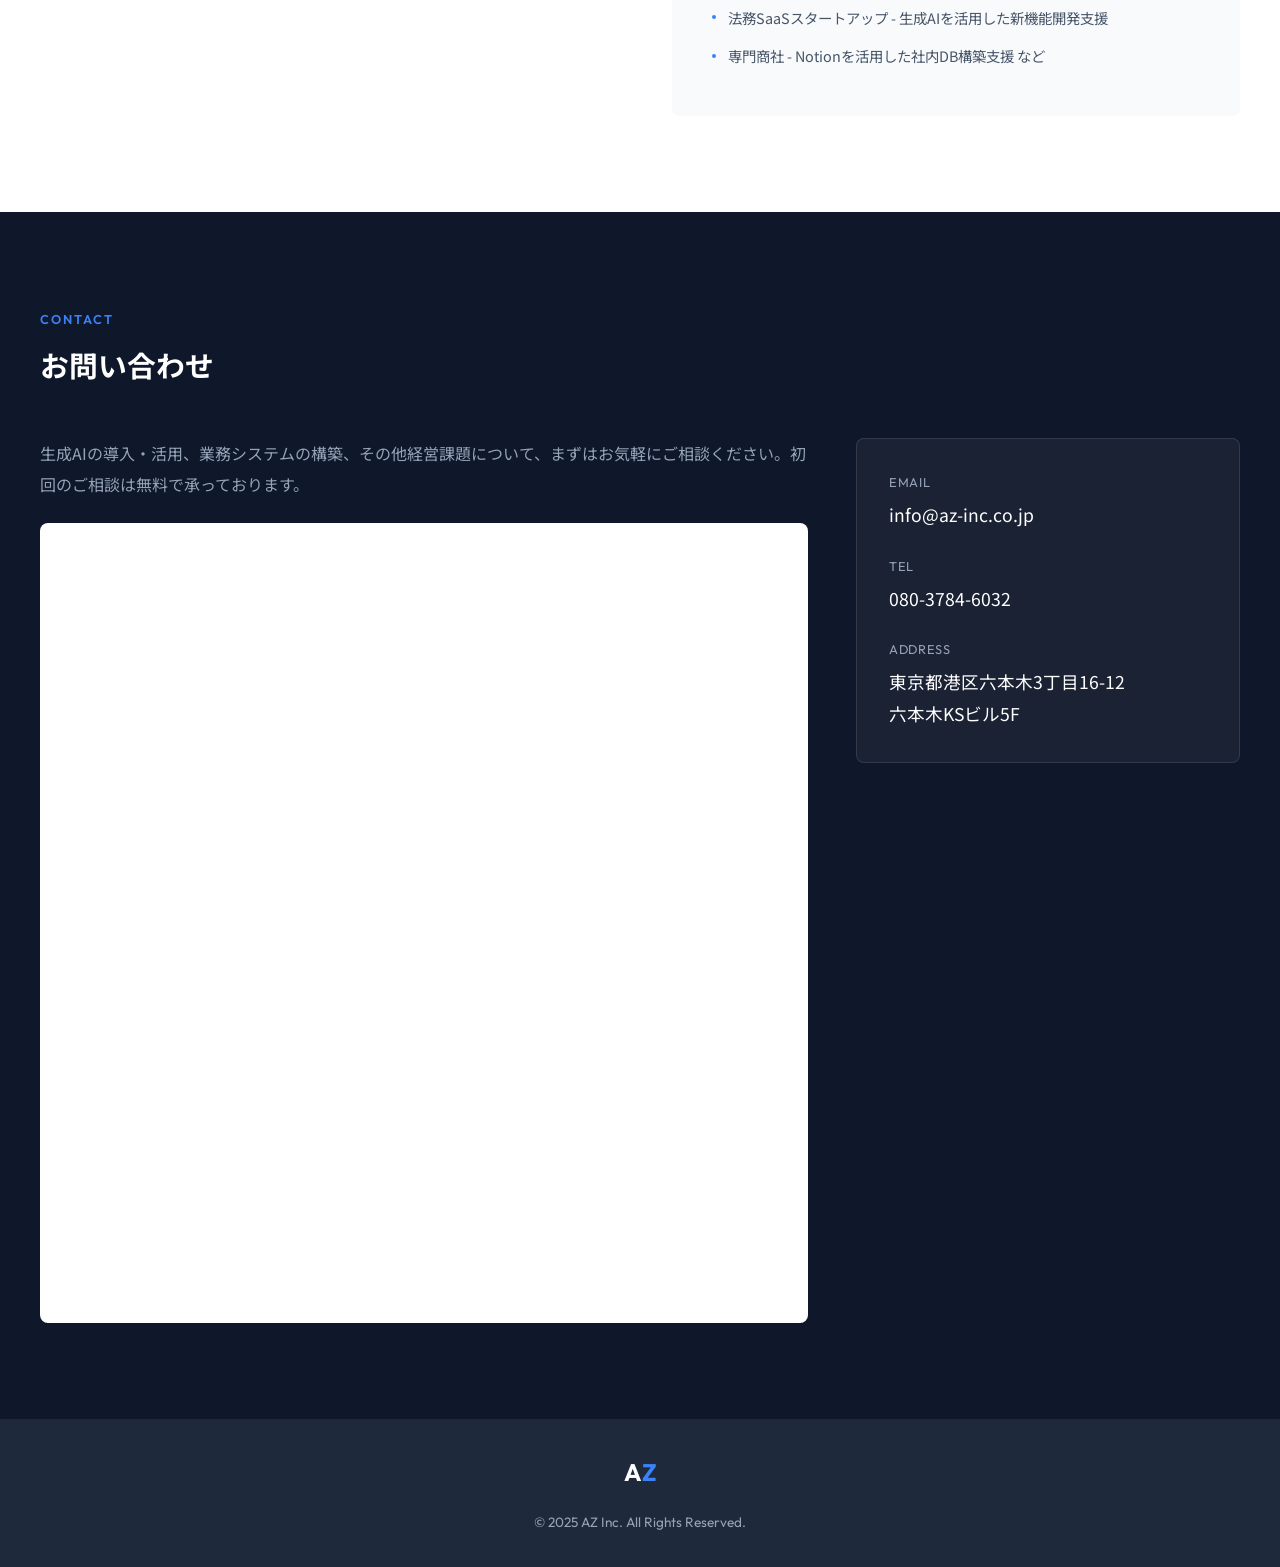
<file: index (2).html>
<!DOCTYPE html>
<html lang="ja">
<head>
    <meta charset="UTF-8">
    <meta name="viewport" content="width=device-width, initial-scale=1.0">
    <title>AZ株式会社 | 生成AI・DXコンサルティング</title>
    <link rel="preconnect" href="https://fonts.googleapis.com">
    <link rel="preconnect" href="https://fonts.gstatic.com" crossorigin>
    <link href="https://fonts.googleapis.com/css2?family=Noto+Sans+JP:wght@300;400;500;700&family=Outfit:wght@300;400;500;600;700&display=swap" rel="stylesheet">
    <style>
        :root {
            --primary: #0f172a;
            --accent: #3b82f6;
            --accent-dark: #1d4ed8;
            --gray-50: #f8fafc;
            --gray-100: #f1f5f9;
            --gray-200: #e2e8f0;
            --gray-400: #94a3b8;
            --gray-600: #475569;
            --gray-800: #1e293b;
            --white: #ffffff;
        }

        * {
            margin: 0;
            padding: 0;
            box-sizing: border-box;
        }

        html {
            scroll-behavior: smooth;
        }

        body {
            font-family: 'Noto Sans JP', sans-serif;
            color: var(--gray-800);
            line-height: 1.8;
            background: var(--white);
        }

        .font-en {
            font-family: 'Outfit', sans-serif;
        }

        /* Header */
        header {
            position: fixed;
            top: 0;
            left: 0;
            right: 0;
            background: rgba(255, 255, 255, 0.95);
            backdrop-filter: blur(10px);
            z-index: 100;
            border-bottom: 1px solid var(--gray-100);
        }

        .header-inner {
            max-width: 1200px;
            margin: 0 auto;
            padding: 1rem 2rem;
            display: flex;
            justify-content: space-between;
            align-items: center;
        }

        .logo {
            font-family: 'Outfit', sans-serif;
            font-size: 1.5rem;
            font-weight: 700;
            color: var(--primary);
            text-decoration: none;
            letter-spacing: -0.02em;
        }

        .logo span {
            color: var(--accent);
        }

        nav a {
            color: var(--gray-600);
            text-decoration: none;
            margin-left: 2rem;
            font-size: 0.9rem;
            font-weight: 500;
            transition: color 0.2s;
        }

        nav a:hover {
            color: var(--accent);
        }

        /* Hero */
        .hero {
            min-height: 100vh;
            display: flex;
            align-items: center;
            background: linear-gradient(135deg, var(--gray-50) 0%, var(--white) 50%, #eff6ff 100%);
            position: relative;
            overflow: hidden;
        }

        .hero::before {
            content: '';
            position: absolute;
            top: -50%;
            right: -20%;
            width: 80%;
            height: 200%;
            background: radial-gradient(ellipse at center, rgba(59, 130, 246, 0.08) 0%, transparent 70%);
            pointer-events: none;
        }

        .hero-inner {
            max-width: 1200px;
            margin: 0 auto;
            padding: 8rem 2rem 4rem;
            position: relative;
            z-index: 1;
        }

        .hero-label {
            font-family: 'Outfit', sans-serif;
            font-size: 0.85rem;
            font-weight: 500;
            color: var(--accent);
            letter-spacing: 0.1em;
            margin-bottom: 1.5rem;
        }

        .hero h1 {
            font-size: clamp(2rem, 5vw, 3.5rem);
            font-weight: 700;
            line-height: 1.3;
            color: var(--primary);
            margin-bottom: 1.5rem;
        }

        .hero p {
            font-size: 1.1rem;
            color: var(--gray-600);
            max-width: 600px;
            margin-bottom: 2.5rem;
        }

        .btn {
            display: inline-block;
            padding: 1rem 2.5rem;
            background: var(--accent);
            color: var(--white);
            text-decoration: none;
            border-radius: 4px;
            font-weight: 500;
            transition: all 0.3s;
        }

        .btn:hover {
            background: var(--accent-dark);
            transform: translateY(-2px);
            box-shadow: 0 10px 30px rgba(59, 130, 246, 0.3);
        }

        /* Section Common */
        section {
            padding: 6rem 2rem;
        }

        .section-inner {
            max-width: 1200px;
            margin: 0 auto;
        }

        .section-label {
            font-family: 'Outfit', sans-serif;
            font-size: 0.8rem;
            font-weight: 600;
            color: var(--accent);
            letter-spacing: 0.15em;
            margin-bottom: 0.5rem;
        }

        .section-title {
            font-size: 1.8rem;
            font-weight: 700;
            color: var(--primary);
            margin-bottom: 3rem;
        }

        /* Services */
        .services {
            background: var(--gray-50);
        }

        .service-grid {
            display: grid;
            grid-template-columns: repeat(auto-fit, minmax(280px, 1fr));
            gap: 2rem;
        }

        .service-card {
            background: var(--white);
            padding: 2.5rem;
            border-radius: 8px;
            border: 1px solid var(--gray-100);
            transition: all 0.3s;
        }

        .service-card:hover {
            transform: translateY(-4px);
            box-shadow: 0 20px 40px rgba(0, 0, 0, 0.08);
            border-color: var(--accent);
        }

        .service-icon {
            width: 48px;
            height: 48px;
            background: linear-gradient(135deg, var(--accent), var(--accent-dark));
            border-radius: 12px;
            display: flex;
            align-items: center;
            justify-content: center;
            margin-bottom: 1.5rem;
            font-size: 1.5rem;
        }

        .service-card h3 {
            font-size: 1.2rem;
            font-weight: 600;
            margin-bottom: 1rem;
            color: var(--primary);
        }

        .service-card p {
            font-size: 0.95rem;
            color: var(--gray-600);
            line-height: 1.8;
        }

        /* About / Profile */
        .about {
            background: var(--white);
        }

        .about-grid {
            display: grid;
            grid-template-columns: 1fr 1fr;
            gap: 4rem;
            align-items: start;
        }

        @media (max-width: 768px) {
            .about-grid {
                grid-template-columns: 1fr;
            }
        }

        .profile-card {
            background: var(--gray-50);
            padding: 2.5rem;
            border-radius: 8px;
        }

        .profile-header {
            display: flex;
            align-items: center;
            gap: 1.5rem;
            margin-bottom: 1.5rem;
        }

        .profile-avatar {
            width: 80px;
            height: 80px;
            background: linear-gradient(135deg, var(--gray-200), var(--gray-100));
            border-radius: 50%;
            display: flex;
            align-items: center;
            justify-content: center;
            font-size: 2rem;
            color: var(--gray-400);
        }

        .profile-name {
            font-size: 1.3rem;
            font-weight: 600;
            color: var(--primary);
        }

        .profile-title {
            font-size: 0.9rem;
            color: var(--gray-600);
        }

        .profile-bio {
            font-size: 0.95rem;
            color: var(--gray-600);
            line-height: 2;
        }

        .profile-projects {
            margin-top: 1.5rem;
            padding-top: 1.5rem;
            border-top: 1px solid var(--gray-200);
        }

        .profile-projects-title {
            font-size: 0.85rem;
            font-weight: 600;
            color: var(--gray-800);
            margin-bottom: 0.8rem;
        }

        .profile-projects-list {
            list-style: none;
            font-size: 0.9rem;
            color: var(--gray-600);
        }

        .profile-projects-list li {
            padding: 0.4rem 0;
            padding-left: 1rem;
            position: relative;
        }

        .profile-projects-list li::before {
            content: '';
            position: absolute;
            left: 0;
            top: 50%;
            transform: translateY(-50%);
            width: 4px;
            height: 4px;
            background: var(--accent);
            border-radius: 50%;
        }

        .profile-category {
            font-size: 0.9rem;
            font-weight: 600;
            color: var(--primary);
            margin-top: 1.2rem;
            margin-bottom: 0.5rem;
            padding-bottom: 0.3rem;
            border-bottom: 2px solid var(--accent);
            display: inline-block;
        }

        .profile-category:first-of-type {
            margin-top: 0;
        }

        .profile-subcategory {
            font-size: 0.8rem;
            font-weight: 500;
            color: var(--gray-600);
            margin-top: 0.8rem;
            margin-bottom: 0.3rem;
        }

        /* Company Info */
        .company-table {
            width: 100%;
        }

        .company-table tr {
            border-bottom: 1px solid var(--gray-100);
        }

        .company-table th,
        .company-table td {
            padding: 1.2rem 0;
            text-align: left;
            vertical-align: top;
        }

        .company-table th {
            width: 120px;
            font-weight: 500;
            color: var(--gray-600);
            font-size: 0.9rem;
        }

        .company-table td {
            color: var(--gray-800);
        }

        /* Contact */
        .contact {
            background: var(--primary);
            color: var(--white);
        }

        .contact .section-label {
            color: var(--accent);
        }

        .contact .section-title {
            color: var(--white);
        }

        .contact-content {
            display: grid;
            grid-template-columns: 2fr 1fr;
            gap: 3rem;
            align-items: start;
        }

        @media (max-width: 768px) {
            .contact-content {
                grid-template-columns: 1fr;
            }
        }

        .contact-text {
            color: var(--gray-400);
            font-size: 1rem;
            line-height: 1.9;
            margin-bottom: 1.5rem;
        }

        .contact-form {
            flex: 1;
        }

        .form-wrapper {
            background: var(--white);
            border-radius: 8px;
            overflow: hidden;
        }

        .form-wrapper iframe {
            display: block;
        }

        .contact-info {
            background: rgba(255, 255, 255, 0.05);
            padding: 2rem;
            border-radius: 8px;
            border: 1px solid rgba(255, 255, 255, 0.1);
        }

        .contact-item {
            margin-bottom: 1.5rem;
        }

        .contact-item:last-child {
            margin-bottom: 0;
        }

        .contact-item-label {
            font-size: 0.8rem;
            color: var(--gray-400);
            margin-bottom: 0.3rem;
            font-family: 'Outfit', sans-serif;
            letter-spacing: 0.05em;
        }

        .contact-item-value {
            font-size: 1.1rem;
            color: var(--white);
        }

        .contact-item-value a {
            color: var(--white);
            text-decoration: none;
            transition: color 0.2s;
        }

        .contact-item-value a:hover {
            color: var(--accent);
        }

        /* Footer */
        footer {
            background: var(--gray-800);
            color: var(--gray-400);
            padding: 2rem;
            text-align: center;
            font-size: 0.85rem;
        }

        footer .logo {
            color: var(--white);
            margin-bottom: 1rem;
            display: inline-block;
        }

        /* Responsive */
        @media (max-width: 768px) {
            .header-inner {
                padding: 1rem;
            }
            
            nav {
                display: none;
            }

            section {
                padding: 4rem 1.5rem;
            }

            .hero-inner {
                padding: 6rem 1.5rem 3rem;
            }
        }
    </style>
</head>
<body>
    <header>
        <div class="header-inner">
            <a href="#" class="logo">A<span>Z</span></a>
            <nav>
                <a href="#services">サービス</a>
                <a href="#about">会社概要</a>
                <a href="#contact">お問い合わせ</a>
            </nav>
        </div>
    </header>

    <section class="hero">
        <div class="hero-inner">
            <p class="hero-label font-en">AI TRANSFORMATION PARTNER</p>
            <h1>AIに作業を。人に創造を。</h1>
            <p>中小企業・自治体向けに、AIプロダクトの提供からコンサルティングまで。<br>経営者が本来の仕事に集中できる環境を実現します。</p>
            <a href="#contact" class="btn">お問い合わせ</a>
        </div>
    </section>

    <section class="services" id="services">
        <div class="section-inner">
            <p class="section-label font-en">SERVICES</p>
            <h2 class="section-title">事業内容</h2>
            <div class="service-grid">
                <div class="service-card">
                    <div class="service-icon">📈</div>
                    <h3>経営コンサルティング</h3>
                    <p>戦略コンサルティングファーム出身のノウハウを活かし、事業戦略の策定から実行支援まで、経営課題の解決をお手伝いします。</p>
                </div>
                <div class="service-card">
                    <div class="service-icon">⚡</div>
                    <h3>自社AIプロダクト開発</h3>
                    <p>業務効率化・生産性向上を実現するAIプロダクトを自社開発。実際の業務課題から生まれたプロダクトを提供しています。</p>
                </div>
                <div class="service-card">
                    <div class="service-icon">🤖</div>
                    <h3>生成AIコンサルティング</h3>
                    <p>ChatGPT・Claude等の生成AIを御社業務にどう活かすか。導入戦略の策定から、社内研修、運用ルール整備までトータルでサポートします。</p>
                </div>
                <div class="service-card">
                    <div class="service-icon">📊</div>
                    <h3>業務システム構築</h3>
                    <p>Notion等のノーコードツールを活用し、顧客管理・案件管理・社内ナレッジベースなど、御社の業務を効率化するシステムを構築します。</p>
                </div>
            </div>
        </div>
    </section>

    <section class="about" id="about">
        <div class="section-inner">
            <p class="section-label font-en">ABOUT</p>
            <h2 class="section-title">会社概要</h2>
            <div class="about-grid">
                <div>
                    <table class="company-table">
                        <tr>
                            <th>会社名</th>
                            <td>AZ株式会社（アヅカブシキガイシャ）</td>
                        </tr>
                        <tr>
                            <th>代表者</th>
                            <td>辻井 敦生（つじい あつき）</td>
                        </tr>
                        <tr>
                            <th>設立</th>
                            <td>2025年10月</td>
                        </tr>
                        <tr>
                            <th>資本金</th>
                            <td>1円</td>
                        </tr>
                        <tr>
                            <th>所在地</th>
                            <td>〒106-0032<br>東京都港区六本木3丁目16-12 六本木KSビル5F</td>
                        </tr>
                        <tr>
                            <th>事業内容</th>
                            <td>
                                経営コンサルティング<br>
                                自社AIプロダクト開発<br>
                                生成AIコンサルティング<br>
                                業務システム構築（Notion等）
                            </td>
                        </tr>
                    </table>
                </div>
                <div class="profile-card">
                    <div class="profile-header">
                        <div class="profile-avatar">👤</div>
                        <div>
                            <p class="profile-name">辻井 敦生</p>
                            <p class="profile-title">代表取締役</p>
                        </div>
                    </div>
                    <p class="profile-bio">
                        慶應義塾大学卒業後、EYパルテノン、Globe-ing社にて戦略コンサルタントとして従事。ビジネスデューデリジェンス、成長戦略策定、新規事業立案など多数のプロジェクトを経験。その後、医療系スタートアップの経営企画室長、AIコンサルティング企業のCSOを経て、2025年10月にAZ株式会社を設立。
                    </p>
                    <div class="profile-projects">
                        <p class="profile-projects-title">主な支援実績</p>
                        
                        <p class="profile-category">経営コンサルティング</p>
                        <p class="profile-subcategory">新規事業開発</p>
                        <ul class="profile-projects-list">
                            <li>大手電力会社 - 新規事業推進支援</li>
                            <li>大手保険会社 - 新規事業立案・実行支援</li>
                            <li>大手消費財メーカー - 新規事業立案・実行支援 など</li>
                        </ul>
                        <p class="profile-subcategory">戦略策定</p>
                        <ul class="profile-projects-list">
                            <li>在京キー局 - 成長戦略策定・実行支援</li>
                            <li>大手教育系企業 - 中期経営計画策定支援 など</li>
                        </ul>
                        <p class="profile-subcategory">M&A関連</p>
                        <ul class="profile-projects-list">
                            <li>外資系PEファンド - IT企業買収に係るBDD, TechDD</li>
                            <li>外資系PEファンド - IT企業買収に係るBDD</li>
                            <li>外資系消費財メーカー - 消費財D2C企業買収に係るBDD</li>
                            <li>大手総合商社 - 調剤薬局チェーン買収に係るBDD</li>
                            <li>大手アドテック企業 - YouTuber事務所買収に係るBDD</li>
                            <li>大手出版社 - 出版社買収に係るBDD など</li>
                        </ul>

                        <p class="profile-category">生成AI / DXコンサルティング</p>
                        <ul class="profile-projects-list">
                            <li>大手芸能事務所 - 社内システム構築支援</li>
                            <li>法務SaaSスタートアップ - 生成AIを活用した新機能開発支援</li>
                            <li>専門商社 - Notionを活用した社内DB構築支援 など</li>
                        </ul>
                    </div>
                </div>
            </div>
        </div>
    </section>

    <section class="contact" id="contact">
        <div class="section-inner">
            <p class="section-label font-en">CONTACT</p>
            <h2 class="section-title">お問い合わせ</h2>
            <div class="contact-content">
                <div class="contact-form">
                    <p class="contact-text">
                        生成AIの導入・活用、業務システムの構築、その他経営課題について、まずはお気軽にご相談ください。初回のご相談は無料で承っております。
                    </p>
                    <div class="form-wrapper">
                        <iframe src="https://docs.google.com/forms/d/e/1FAIpQLSfUofbdLLZDZgBiQQtVdAkM9zZP24ZBlGpSstjTk3eaFVaCuw/viewform?embedded=true" width="100%" height="800" frameborder="0" marginheight="0" marginwidth="0">読み込んでいます…</iframe>
                    </div>
                </div>
                <div class="contact-info">
                    <div class="contact-item">
                        <p class="contact-item-label font-en">EMAIL</p>
                        <p class="contact-item-value"><a href="mailto:info@az-inc.co.jp">info@az-inc.co.jp</a></p>
                    </div>
                    <div class="contact-item">
                        <p class="contact-item-label font-en">TEL</p>
                        <p class="contact-item-value"><a href="tel:08037846032">080-3784-6032</a></p>
                    </div>
                    <div class="contact-item">
                        <p class="contact-item-label font-en">ADDRESS</p>
                        <p class="contact-item-value">東京都港区六本木3丁目16-12<br>六本木KSビル5F</p>
                    </div>
                </div>
            </div>
        </div>
    </section>

    <footer>
        <a href="#" class="logo">A<span>Z</span></a>
        <p class="font-en">&copy; 2025 AZ Inc. All Rights Reserved.</p>
    </footer>
</body>
</html>
</file>
<file: food-export/_astro/Base.DsiiXbYu.css>
:root{--navy:#1b3a5c;--blue:#2e75b6;--org:#c2410c;--ink:#16202b;--sub:#5b6b7c;--line:#dfe5ec;--paper:#fff;--tint:#f6f8fa;--max:760px;--serif:"Zen Old Mincho", "Yu Mincho", "Hiragino Mincho ProN", serif;--sans:"Noto Sans JP", "Hiragino Sans", "Yu Gothic", sans-serif}*{box-sizing:border-box}html{scroll-behavior:smooth;-webkit-text-size-adjust:100%}body{font-family:var(--sans);background:var(--paper);color:var(--ink);font-feature-settings:"palt";margin:0;font-size:15.5px;line-height:2}a{color:var(--blue);text-underline-offset:3px}.wrap{max-width:var(--max);margin:0 auto;padding:0 24px}.wide{max-width:940px;margin:0 auto;padding:0 24px}header.site{border-bottom:1px solid var(--line);backdrop-filter:blur(6px);z-index:20;background:#fffffff0;padding:20px 0;position:sticky;top:0}header.site .wide{flex-wrap:wrap;align-items:baseline;gap:26px;display:flex}header.site .brand{font-family:var(--serif);color:var(--ink);letter-spacing:.04em;font-size:15px;font-weight:600;text-decoration:none}header.site .brand small{font-family:var(--sans);color:var(--sub);letter-spacing:.08em;margin-top:2px;font-size:11px;font-weight:400;display:block}header.site nav{gap:22px;margin-left:auto;display:flex}header.site nav a{color:var(--sub);font-size:13px;text-decoration:none}header.site nav a:hover{color:var(--ink)}.date-hero{border-bottom:1px solid var(--line);padding:120px 0 110px}.date-hero .kicker{letter-spacing:.22em;color:var(--sub);margin:0 0 26px;font-size:12px;font-weight:500}.bigdate{font-family:var(--serif);letter-spacing:-.02em;color:var(--navy);font-feature-settings:"tnum";margin:0 0 34px;font-size:clamp(58px,13vw,132px);font-weight:900;line-height:.92}.bigdate .dot{color:var(--org)}.date-hero .lede{font-family:var(--serif);color:var(--ink);margin:0 0 22px;font-size:clamp(19px,2.6vw,25px);font-weight:600;line-height:1.85}.date-hero p{color:var(--sub);max-width:620px;margin:0 0 40px;font-size:15px}.btn{background:var(--navy);color:#fff;letter-spacing:.04em;border-radius:2px;padding:16px 40px;font-size:15px;font-weight:700;text-decoration:none;transition:background .15s;display:inline-block}.btn:hover{background:#12293f}.btn.ghost{color:var(--navy);border:1px solid var(--navy);background:0 0}.btn.ghost:hover{background:var(--tint)}.btn-note{color:var(--sub);margin-top:12px;font-size:12.5px;display:block}section{padding:110px 0}section.tint{background:var(--tint)}section.tight{padding:70px 0}.eyebrow{letter-spacing:.2em;color:var(--org);margin:0 0 18px;font-size:11.5px;font-weight:700}h2{font-family:var(--serif);color:var(--ink);margin:0 0 30px;font-size:clamp(22px,3vw,29px);font-weight:600;line-height:1.65}h3{font-family:var(--serif);color:var(--ink);margin:0 0 10px;font-size:18px;font-weight:600}p{margin:0 0 20px}p:last-child{margin-bottom:0}.lead{font-size:17px;line-height:1.95}.umbrella{border-top:1px solid var(--line);margin-top:36px}.umbrella .row{border-bottom:1px solid var(--line);align-items:baseline;gap:22px;padding:22px 2px;display:flex}.umbrella .no{font-family:var(--serif);color:var(--sub);font-feature-settings:"tnum";min-width:30px;font-size:15px}.umbrella .nm{flex:1;font-size:15.5px}.umbrella .st{letter-spacing:.1em;color:var(--sub);white-space:nowrap;font-size:11.5px}.umbrella .row.on{border-bottom-color:var(--navy)}.umbrella .row.on .nm{font-weight:700}.umbrella .row.on .no{color:var(--navy)}.umbrella .row.on .st{color:#fff;background:var(--navy);padding:3px 11px}.umbrella .row.off{color:var(--sub)}.work{margin-top:46px}.work .item{border-top:1px solid var(--line);gap:30px;padding:40px 0;display:flex}.work .item:last-child{border-bottom:1px solid var(--line)}.work .num{font-family:var(--serif);color:var(--line);font-feature-settings:"tnum";min-width:56px;font-size:34px;font-weight:600;line-height:1}.work .body{flex:1}.work .body h3{margin-bottom:8px}.work .body p{margin-bottom:12px;font-size:14.5px}.work .out{color:var(--sub);border-left:2px solid var(--org);margin:0;padding-left:14px;font-size:13px}@media (width<=620px){.work .item{flex-direction:column;gap:10px}.work .num{font-size:26px}}dl.spec{margin:30px 0 0}dl.spec div{border-bottom:1px solid var(--line);gap:26px;padding:18px 0;display:flex}dl.spec dt{min-width:170px;color:var(--sub);margin:0;font-size:13.5px}dl.spec dd{flex:1;margin:0;font-size:14.5px}@media (width<=620px){dl.spec div{flex-direction:column;gap:4px}}.aside{border-left:2px solid var(--navy);color:var(--sub);margin:34px 0 0;padding:4px 0 4px 22px;font-size:14px}.callout{background:var(--tint);margin:34px 0 0;padding:30px 34px;font-size:14.5px}.callout p{margin-bottom:14px}.ph{color:#92400e;background:#fef3c7;padding:2px 8px;font-size:13.5px;font-weight:700}table{border-collapse:collapse;width:100%;margin:26px 0;font-size:14px}th{text-align:left;color:var(--sub);border-bottom:1px solid var(--line);white-space:nowrap;vertical-align:top;padding:12px 14px 12px 0;font-size:13px;font-weight:500}td{border-bottom:1px solid var(--line);vertical-align:top;padding:12px 0 12px 14px}code{background:var(--tint);padding:1px 6px;font-size:13.5px}.article-list .row{border-bottom:1px solid var(--line);padding:34px 0}.article-list .row:first-child{border-top:1px solid var(--line)}.article-list h3{margin-bottom:8px;font-size:19px;line-height:1.7}.article-list h3 a{color:var(--ink);text-decoration:none}.article-list h3 a:hover{color:var(--blue)}.article-list .m{color:var(--sub);font-size:12.5px}.draft{color:#dc2626;border:1px solid #dc2626;margin-bottom:26px;padding:10px 16px;font-size:12.5px;font-weight:700;display:inline-block}.chip{border:1px solid var(--line);color:var(--sub);margin:2px 4px 2px 0;padding:1px 9px;font-size:11.5px;display:inline-block}article.body{font-size:15.5px}article.body h2{border-top:1px solid var(--line);border-left:0;margin:56px 0 18px;padding-top:26px;padding-left:0;font-size:22px}article.body h3{margin:34px 0 8px;font-size:17px}article.body h4{font-family:var(--sans);color:var(--sub);margin:24px 0 4px;font-size:14.5px}article.body ul,article.body ol{margin:0 0 20px;padding-left:24px}article.body li{margin:6px 0}article.body blockquote{border-left:2px solid var(--org);color:var(--sub);margin:26px 0;padding:2px 0 2px 22px;font-size:14.5px}article.body blockquote p{margin-bottom:10px}article.body hr{border:0;height:0;margin:0}article.body em{color:var(--sub);font-size:13.5px;font-style:normal}article.body table{font-size:13.5px}article.body th{color:var(--sub);background:0 0}footer.site{border-top:1px solid var(--line);margin-top:0;padding:60px 0 70px;font-size:13px}footer.site .cols{flex-wrap:wrap;gap:28px;margin-bottom:26px;display:flex}footer.site a{color:var(--sub);text-decoration:none}footer.site a:hover{color:var(--ink)}footer.site .fine{color:var(--sub);max-width:620px;font-size:12px;line-height:1.9}@media (width<=620px){body{font-size:15px;line-height:1.95}section{padding:72px 0}.date-hero{padding:76px 0 66px}}
</file>
